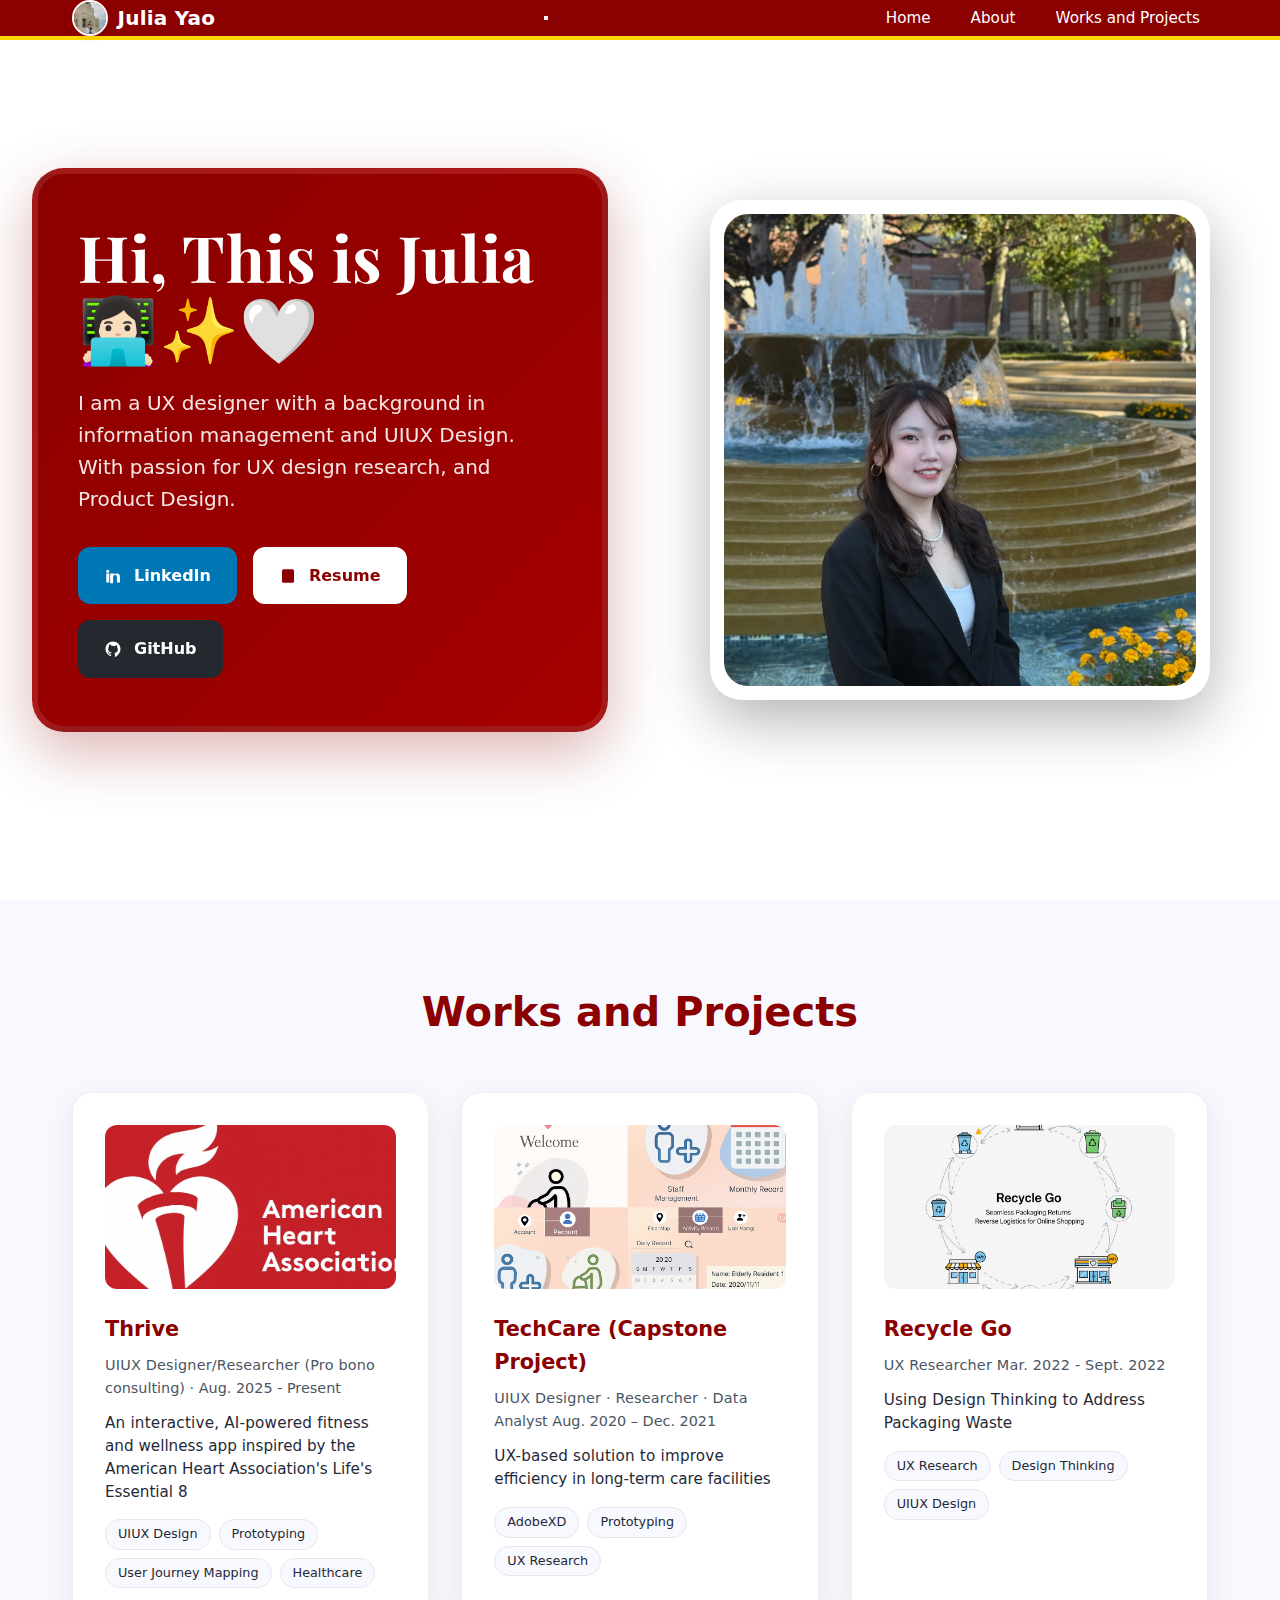
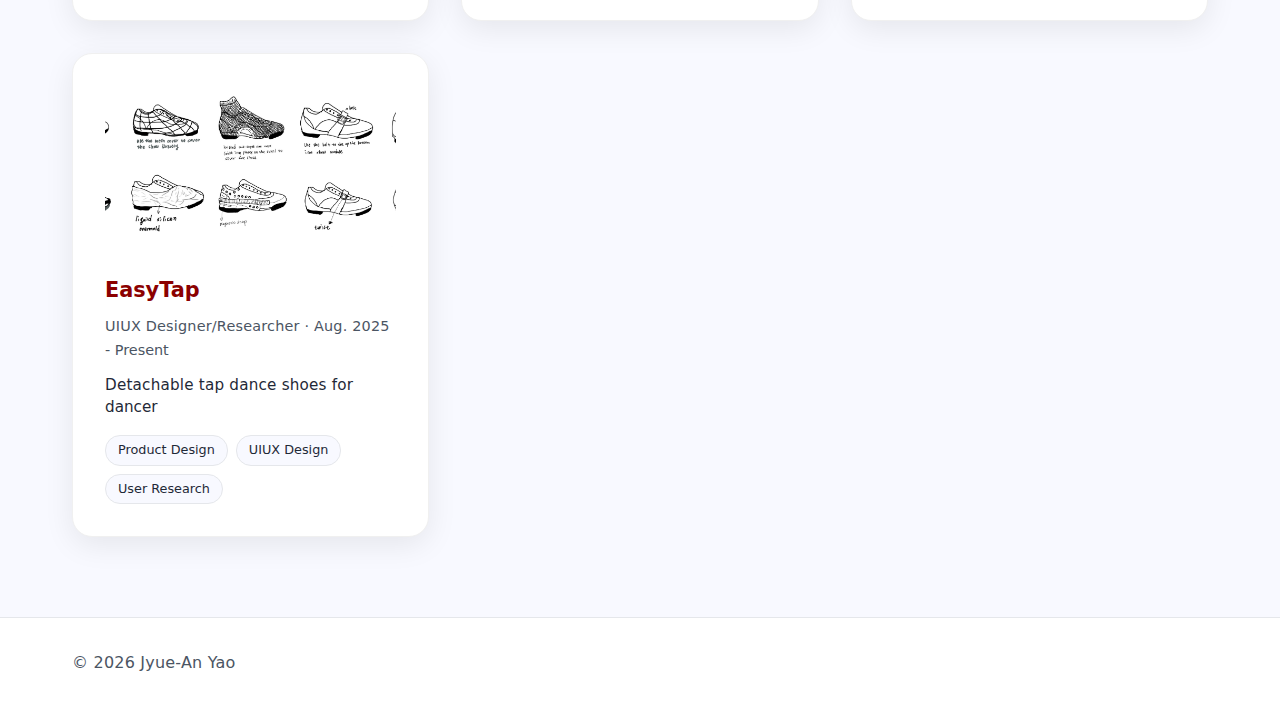
<file: index.html>
<!doctype html>
<html lang="en">

<head>
  <meta charset="utf-8">
  <meta name="viewport" content="width=device-width,initial-scale=1">
  <title>Jyue-An (Julia) Yao — Portfolio</title>
  <meta name="description" content="Responsive homepage with Flexbox layout linking to Projects.">
  <link rel="stylesheet" href="styles/style.css">
  <link rel="stylesheet" href="styles/animation.css">
  <link rel="preconnect" href="https://fonts.googleapis.com">
  <link rel="preconnect" href="https://fonts.gstatic.com" crossorigin>
  <link
    href="https://fonts.googleapis.com/css2?family=Inter:wght@400;600;800&family=Playfair+Display:wght@600;700&display=swap"
    rel="stylesheet">

  <style>
    :root {
      --bg: #ffffff;
      --ink: #1f2937;
      --ink-2: #4b5563;
      --ink-3: #6b7280;
      --cardinal: #8B0000;
      --gold: #FFD700;
      --brand: linear-gradient(90deg, #8B0000, #FFD700);
      --r1:14px; 
      --r2:22px; 
      --shadow-lg: 0 18px 40px rgba(17, 24, 39, .12);
      --s1:.5rem; 
      --s2:.75rem; 
      --s3:1rem; 
      --s4:1.5rem; 
      --s5:2rem; 
      --s6:3rem;
      --card-w: min(980px, 92vw);
      --speed: .35s;
    }

    html, body {
      height:100%;
      margin: 0;
      padding: 0;
    }

    body {
      background:var(--bg); 
      font-family: -apple-system, BlinkMacSystemFont, "Segoe UI", system-ui, sans-serif;
      color:var(--ink); 
      line-height:1.6
    }

    /* Hero Section Styles */
    .hero {
      background: white;
      min-height: 100vh;
      display: flex;
      align-items: center;
      padding: 0;
      position: relative;
    }

    .hero-container {
      max-width: 1400px;
      margin: 0 auto;
      padding: 0 2rem;
      width: 100%;
      display: grid;
      grid-template-columns: 1fr 1fr;
      gap: 4rem;
      align-items: center;
    }

    .hero-left {
      background: linear-gradient(135deg, #8B0000 0%, #A50000 100%);
      color: white;
      z-index: 2;
      padding: 3rem 2.5rem;
      border-radius: 32px;
      box-shadow: 0 20px 60px rgba(139, 0, 0, 0.3);
      border: 6px solid rgba(255, 255, 255, 0.1);
      backdrop-filter: blur(10px);
    }

    .hero-left h1 {
      font-size: clamp(2.5rem, 5vw, 4rem);
      font-weight: 700;
      margin: 0 0 1.5rem 0;
      line-height: 1.1;
      color: white;
    }

    .hero-left .subtitle {
      font-size: 1.25rem;
      line-height: 1.6;
      margin: 0 0 2rem 0;
      color: rgba(255, 255, 255, 0.9);
      max-width: 600px;
    }

    .hero-actions {
      display: flex;
      flex-wrap: wrap;
      gap: 1rem;
      margin-top: 2rem;
    }

    .btn {
      display: inline-flex;
      align-items: center;
      gap: 0.75rem;
      padding: 0.875rem 1.5rem;
      border-radius: 12px;
      border: 2px solid transparent;
      text-decoration: none;
      transition: all 0.3s ease;
      font-weight: 600;
    }

    .btn:hover {
      transform: translateY(-2px);
      box-shadow: 0 8px 25px rgba(0, 0, 0, 0.2);
    }

    /* LinkedIn Button - Blue */
    .btn.linkedin {
      background: #0077b5;
      color: white;
    }

    .btn.linkedin:hover {
      background: #005885;
    }

    /* Resume Button - White background */
    .btn.resume {
      background: white;
      color: #8B0000;
      border: 2px solid white;
    }

    .btn.resume:hover {
      background: #f8f8f8;
      color: #A50000;
      border-color: #f8f8f8;
    }

    /* GitHub Button - Dark Gray */
    .btn.github {
      background: #24292f;
      color: white;
    }

    .btn.github:hover {
      background: #1a1e22;
    }

    .hero-right {
      display: flex;
      justify-content: center;
      align-items: center;
      position: relative;
    }

    .hero-image {
      width: 100%;
      max-width: 500px;
      aspect-ratio: 1;
      border-radius: 32px;
      overflow: hidden;
      box-shadow: 0 20px 60px rgba(0, 0, 0, 0.3);
      border: 6px solid rgba(255, 255, 255, 0.2);
      background: rgba(255, 255, 255, 0.1);
      padding: 8px;
      backdrop-filter: blur(10px);
    }

    .hero-image img {
      width: 100%;
      height: 100%;
      object-fit: cover;
      border-radius: 24px;
    }

    /* Projects Section */
    .home-projects {
      padding: 5rem 0;
      background: #f8f9ff;
    }

    .container {
      max-width: 1200px;
      margin: 0 auto;
      padding: 0 2rem;
    }

    .section__title {
      text-align: center;
      margin-bottom: 3rem;
      font-size: 2.5rem;
      color: var(--cardinal);
    }

    .projects-grid {
      display: grid;
      grid-template-columns: repeat(auto-fit, minmax(350px, 1fr));
      gap: 2rem;
    }

    .project-card {
      background: white;
      border-radius: 20px;
      padding: 2rem;
      box-shadow: 0 8px 30px rgba(0,0,0,.08);
      border: 1px solid #f0f0f0;
      transition: transform 0.2s ease, box-shadow 0.2s ease;
      text-decoration: none;
      color: inherit;
    }

    .project-card:hover {
      transform: translateY(-4px);
      box-shadow: 0 15px 40px rgba(0,0,0,.12);
    }

    .project-image {
      aspect-ratio: 16/9;
      overflow: hidden;
      border-radius: 12px;
      margin-bottom: 1.5rem;
    }

    .project-image img {
      width: 100%;
      height: 100%;
      object-fit: cover;
    }

    .project-title {
      color: var(--cardinal);
      margin-bottom: 0.5rem;
      font-size: 1.3rem;
    }

    .project-meta {
      color: var(--ink-2);
      font-size: 0.9rem;
      margin-bottom: 0.75rem;
    }

    .project-description {
      color: var(--ink);
      font-size: 0.95rem;
      margin-bottom: 1rem;
      line-height: 1.5;
    }

    .project-tags {
      display: flex;
      flex-wrap: wrap;
      gap: 0.5rem;
    }

    .project-tag {
      background: #f8f9ff;
      border: 1px solid #e5e7eb;
      padding: 0.25rem 0.75rem;
      border-radius: 15px;
      font-size: 0.8rem;
      color: var(--ink);
    }

    footer {
      padding: 2rem 0;
      color: var(--ink-3);
      text-align: center;
      background: white;
    }

    /* Responsive Design */
    @media (max-width: 768px) {
      .hero-container {
        grid-template-columns: 1fr;
        gap: 2rem;
        text-align: center;
      }
      
      .hero-right {
        order: -1; /* 讓照片在文字上面 */
      }
      
      .hero-left {
        order: 1;
        /* 手機版時保持紅色背景但調整樣式 */
        padding: 2rem 1.5rem;
        margin: 0 1rem;
      }
      
      .hero-left h1 {
        font-size: 2.5rem;
      }
      
      .hero-actions {
        justify-content: center;
      }
      
      .projects-grid {
        grid-template-columns: 1fr;
      }
    }
  </style>


  </style>
</head>

<body>
  <header class="header"></header>
  <script src="components/navbar.js"></script>

  <section class="hero">
    <div class="hero-container">
      <div class="hero-left">
        <h1>Hi, This is Julia👩🏻‍💻✨🤍</h1>
        <div class="subtitle">
          I am a UX designer with a background in information management and UIUX Design. With passion for UX design research, and Product Design.
        </div>
        <div class="hero-actions">
          <a class="btn linkedin" href="https://www.linkedin.com/in/juliayao333/" target="_blank" rel="noopener noreferrer">
            <svg width="18" height="18" viewBox="0 0 24 24" fill="currentColor" xmlns="http://www.w3.org/2000/svg">
              <path d="M4.98 3.5a2.25 2.25 0 11.001 4.5A2.25 2.25 0 014.98 3.5zM3 8.75h4v12H3v-12zM9.75 8.75H14v1.6c.6-1 2.05-1.6 3.35-1.6 3.2 0 3.9 2 3.9 4.6v7.4h-4v-6.55c0-1.56-.03-3.57-2.35-3.57-2.35 0-2.71 1.84-2.71 3.45V21.75h-4v-13z"/>
            </svg>
            LinkedIn
          </a>
          <a class="btn resume" href="https://drive.google.com/file/d/1vvs_OoR8fpft6eY72Xvasdgzdr9kumvl/view?usp=drive_link" target="_blank" rel="noopener noreferrer">
            <svg width="18" height="18" viewBox="0 0 24 24" fill="currentColor" xmlns="http://www.w3.org/2000/svg">
              <rect x="4" y="3" width="16" height="18" rx="2" />
              <circle cx="12" cy="9" r="2" />
              <path d="M8 15h8v1H8zM8 17h8v1H8z" />
            </svg>
            Resume
          </a>
          <a class="btn github" href="https://github.com/jyueanyao" target="_blank" rel="noopener noreferrer">
            <svg width="18" height="18" viewBox="0 0 24 24" fill="currentColor" xmlns="http://www.w3.org/2000/svg">
              <path fill-rule="evenodd" clip-rule="evenodd" d="M12 2C6.477 2 2 6.484 2 12.021c0 4.428 2.865 8.184 6.839 9.525.5.092.682-.217.682-.483 0-.237-.009-.868-.014-1.703-2.782.605-3.369-1.342-3.369-1.342-.454-1.155-1.11-1.463-1.11-1.463-.908-.62.069-.608.069-.608 1.004.07 1.532 1.032 1.532 1.032.892 1.53 2.341 1.088 2.91.832.091-.647.35-1.088.636-1.339-2.221-.253-4.555-1.113-4.555-4.951 0-1.093.39-1.988 1.029-2.688-.103-.254-.446-1.272.098-2.65 0 0 .84-.27 2.75 1.025A9.564 9.564 0 0 1 12 7.844c.85.004 1.705.115 2.504.338 1.909-1.295 2.747-1.025 2.747-1.025.546 1.378.202 2.396.1 2.65.64.7 1.028 1.595 1.028 2.688 0 3.847-2.337 4.695-4.566 4.944.359.309.678.92.678 1.855 0 1.339-.012 2.421-.012 2.751 0 .268.18.579.688.481C19.138 20.2 22 16.447 22 12.021 22 6.484 17.523 2 12 2z"/>
            </svg>
            GitHub
          </a>
        </div>
      </div>
      <div class="hero-right">
        <div class="hero-image">
          <img src="img/foutain.jpeg" alt="Julia Yao">
        </div>
      </div>
    </div>
  </section>

  <section class="home-projects">
    <div class="container">
      <h1 class="section__title">Works and Projects</h1>
      <div class="projects-grid">
        
        <!-- Thrive -->
        <a href="thrive.html" class="project-card">
          <div class="project-image">
            <img src="img/AHA/AHA red.png" alt="Thrive app mockup">
          </div>
          <h3 class="project-title">Thrive</h3>
          <p class="project-meta">UIUX Designer/Researcher (Pro bono consulting) · Aug. 2025 - Present</p>
          <p class="project-description">An interactive, AI-powered fitness and wellness app inspired by the American Heart Association's Life's Essential 8</p>
          <div class="project-tags">
            <span class="project-tag">UIUX Design</span>
            <span class="project-tag">Prototyping</span>
            <span class="project-tag">User Journey Mapping</span>
            <span class="project-tag">Healthcare</span>
          </div>
        </a>

        <!-- TechCare -->
        <a href="techcare.html" class="project-card">
          <div class="project-image">
            <img src="img/Techcare/combine.PNG" alt="TechCare cover">
          </div>
          <h3 class="project-title">TechCare (Capstone Project)</h3>
          <p class="project-meta">UIUX Designer · Researcher · Data Analyst Aug. 2020 – Dec. 2021</p>
          <p class="project-description">UX-based solution to improve efficiency in long-term care facilities</p>
          <div class="project-tags">
            <span class="project-tag">AdobeXD</span>
            <span class="project-tag">Prototyping</span>
            <span class="project-tag">UX Research</span>
          </div>
        </a>

        <!-- Recycle Go -->
        <a href="recycle.html" class="project-card">
          <div class="project-image">
            <img src="img/Recycle.png" alt="Recycle Go cover">
          </div>
          <h3 class="project-title">Recycle Go</h3>
          <p class="project-meta">UX Researcher Mar. 2022 - Sept. 2022</p>
          <p class="project-description">Using Design Thinking to Address Packaging Waste</p>
          <div class="project-tags">
            <span class="project-tag">UX Research</span>
            <span class="project-tag">Design Thinking</span>
            <span class="project-tag">UIUX Design</span>
          </div>
        </a>

        <!-- EasyTap -->
        <a href="easytap.html" class="project-card">
          <div class="project-image">
            <img src="img/EasyTap/EasyTap.png" alt="EasyTap app mockup">
          </div>
          <h3 class="project-title">EasyTap</h3>
          <p class="project-meta">UIUX Designer/Researcher · Aug. 2025 - Present</p>
          <p class="project-description">Detachable tap dance shoes for dancer</p>
          <div class="project-tags">
            <span class="project-tag">Product Design</span>
            <span class="project-tag">UIUX Design</span>
            <span class="project-tag">User Research</span>
          </div>
        </a>

      </div>
    </div>
  </section>

  <footer class="footer">
    <div class="container footer__row" id="contact">
      <p>© <span id="year"></span> Jyue-An Yao</p>
      <!-- <p><a href="projects.html">Projects</a> · <a href="#about">About</a></p> -->
    </div>
  </footer>

  <script>document.getElementById('year').textContent = new Date().getFullYear();</script>
  <script>
    (function () {
      var btn = document.querySelector('.nav-toggle');
      if (!btn) return;
      btn.addEventListener('click', function () {
        var open = document.body.classList.toggle('nav-open');
        btn.setAttribute('aria-expanded', open);
      });
    })();
  </script>
</body>

</html>
</file>
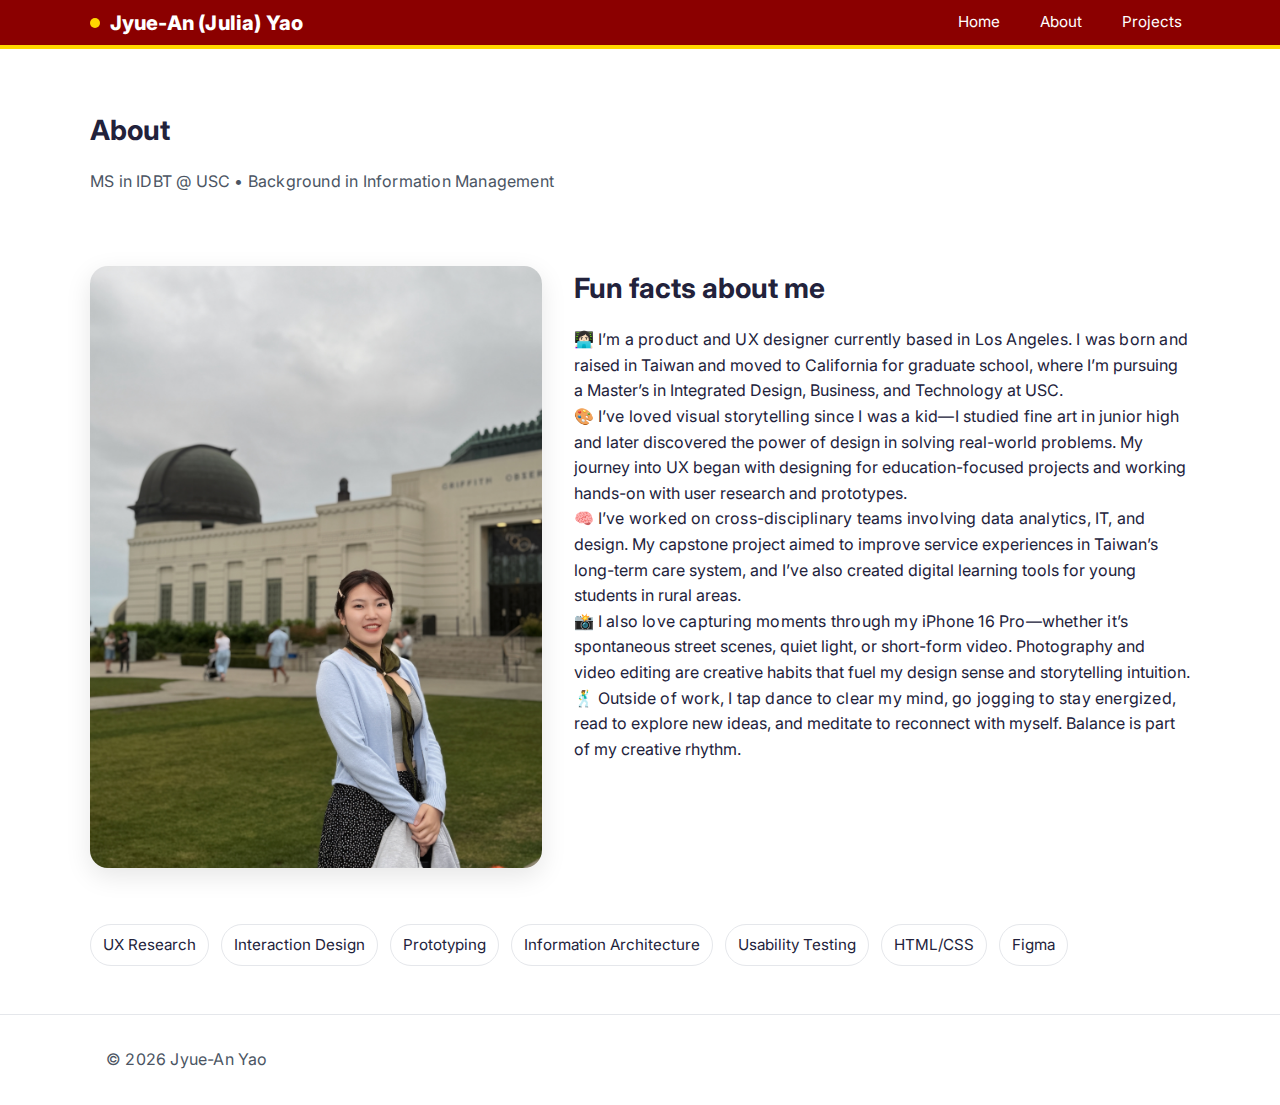
<file: about.html>
<!doctype html>
<html lang="en">
<head>
  <meta charset="utf-8">
  <meta name="viewport" content="width=device-width,initial-scale=1">
  <title>About — Jyue-An (Julia) Yao</title>
  <link rel="stylesheet" href="styles/style.css">
</head>
<body>

<header class="header">
    <div class="container nav">
      <a href="index.html" class="brand"><span class="brand__dot" aria-hidden="true"></span> Jyue-An (Julia) Yao</a>
      <nav class="nav__links" aria-label="Main navigation">
        <!-- Navigation bar -->
        <a href="index.html">Home</a>
        <a href="about.html">About</a>
        <a href="projects.html">Projects</a>
      </nav>
     
    </div>
  </header>
 
 <section class="section container" id="about">
    <h2 class="section__title">About</h2>
    <p class="section__subtitle">MS in IDBT @ USC • Background in Information Management</p>
 <section class="section container" id="about">
  <div class="about-grid" style="display:flex; flex-wrap:wrap; gap:2rem; align-items:flex-start;">
    
    <!-- 左側圖片 -->
    <div class="about__image" style="flex:1 1 40%; min-width:280px;">
      <img src="img/griffithlawn.JPG" alt="Photo of Jyue-An at Hollywood sign" style="width:100%; border-radius:18px; box-shadow:0 8px 26px rgba(0,0,0,.1);">
    </div>
    
    <!-- 右側文字 -->
    <div class="about__text" style="flex:1 1 55%; min-width:300px;">
      <h2 class="section__title">Fun facts about me</h2>
      
      <p>👩🏻‍💻 I’m a product and UX designer currently based in Los Angeles. I was born and raised in Taiwan and moved to California for graduate school, where I’m pursuing a Master’s in Integrated Design, Business, and Technology at USC.</p>
      
      <p>🎨 I’ve loved visual storytelling since I was a kid—I studied fine art in junior high and later discovered the power of design in solving real-world problems. My journey into UX began with designing for education-focused projects and working hands-on with user research and prototypes.</p>
      
      <p>🧠 I’ve worked on cross-disciplinary teams involving data analytics, IT, and design. My capstone project aimed to improve service experiences in Taiwan’s long-term care system, and I’ve also created digital learning tools for young students in rural areas.</p>
      
      <p>📸 I also love capturing moments through my iPhone 16 Pro—whether it’s spontaneous street scenes, quiet light, or short-form video. Photography and video editing are creative habits that fuel my design sense and storytelling intuition.</p>
            
      <p>🕺 Outside of work, I tap dance to clear my mind, go jogging to stay energized, read to explore new ideas, and meditate to reconnect with myself. Balance is part of my creative rhythm.</p>
    </div>
  </div>
</section>

    <div class="skills">
      <span class="pill">UX Research</span>
      <span class="pill">Interaction Design</span>
      <span class="pill">Prototyping</span>
      <span class="pill">Information Architecture</span>
      <span class="pill">Usability Testing</span>
      <span class="pill">HTML/CSS</span>
      <span class="pill">Figma</span>
    </div>
  </section>

   <footer class="footer">
    <div class="container footer__row" id="contact">
      <p>© <span id="year"></span> Jyue-An Yao</p>
      <!-- <p><a href="projects.html">Projects</a> · <a href="#about">About</a></p> -->
    </div>
  </footer>

  <script>document.getElementById('year').textContent = new Date().getFullYear();</script>
</body>
</html>
</file>
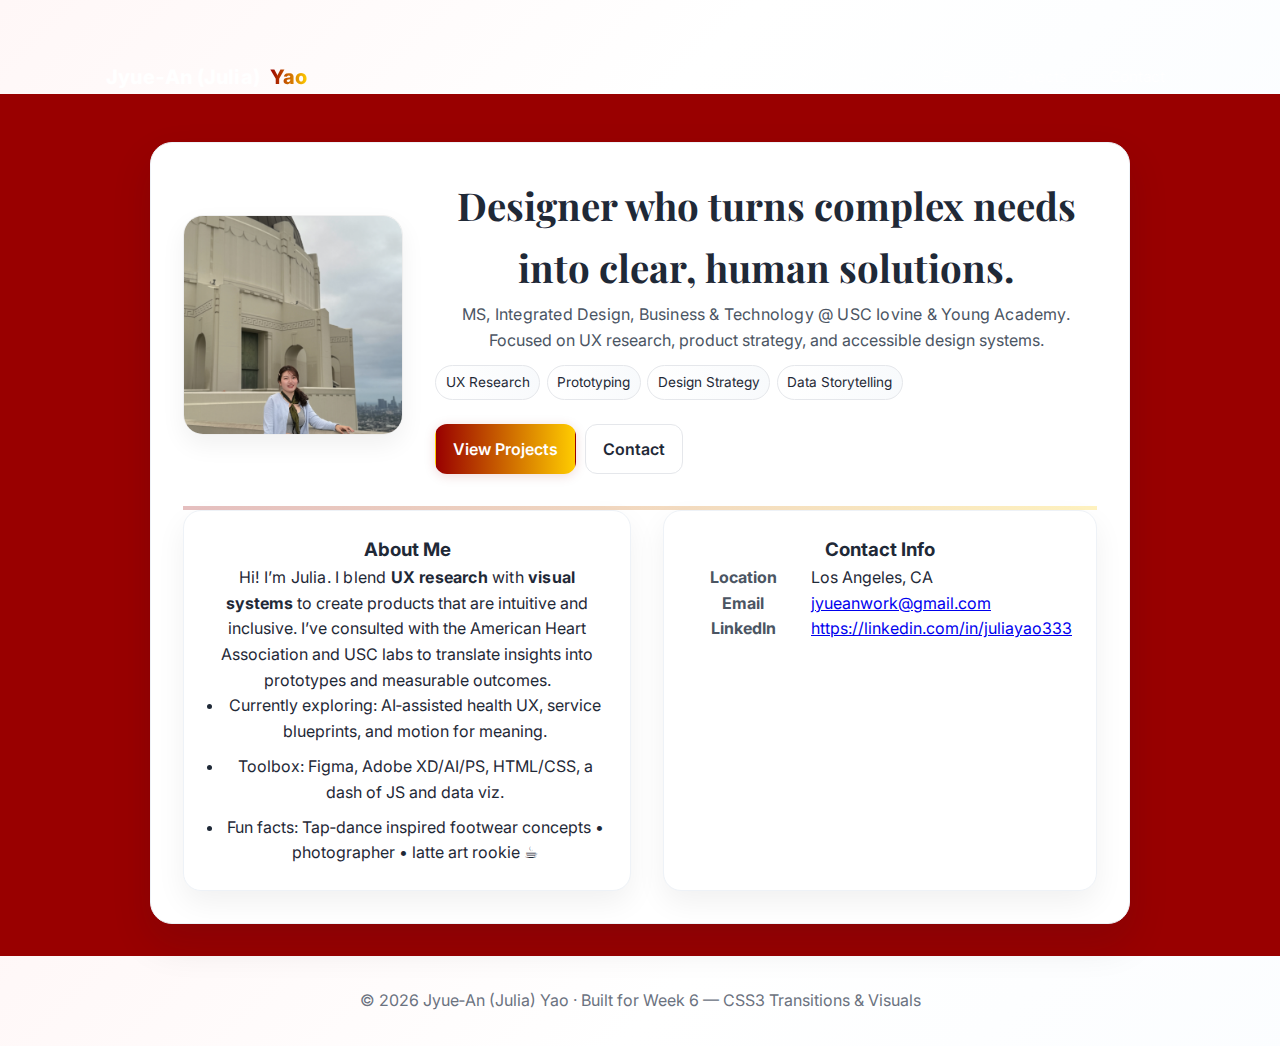
<file: bio.html>
<!doctype html>
<html lang="en">
<head>
  <meta charset="utf-8" />
  <meta name="viewport" content="width=device-width, initial-scale=1" />
  <title>Julia Yao — Interactive Bio</title>
  <meta name="description" content="Interactive bio page with CSS3 transitions, gradients, shadows, and embedded fonts." />

  <link rel="preconnect" href="https://fonts.googleapis.com">
  <link rel="preconnect" href="https://fonts.gstatic.com" crossorigin>
  <link href="https://fonts.googleapis.com/css2?family=Inter:wght@400;600;800&family=Playfair+Display:wght@600;700&display=swap" rel="stylesheet">

  <link rel="stylesheet" href="styles/style.css" />

  <style>
    :root{
      --bg: linear-gradient(135deg,#fff7f7 0%, #fff 35%, #f7fbff 100%);
      --ink:#1f2937; --ink-2:#4b5563; --ink-3:#6b7280;
      --cardinal:#990000; --gold:#ffcc00;
      --brand:linear-gradient(90deg, #990000, #ffcc00);
      --r1:14px; --r2:22px; --shadow-lg: 0 18px 40px rgba(17, 24, 39, .12);
      --s1:.5rem; --s2:.75rem; --s3:1rem; --s4:1.5rem; --s5:2rem; --s6:3rem;
      --card-w: min(980px, 92vw);
      --speed: .35s;
    }

    html,body{height:100%}
    body{margin:0;background:var(--bg);font-family:Inter, system-ui, -apple-system, Segoe UI, Roboto, Helvetica, Arial, sans-serif;color:var(--ink);line-height:1.6}

    .site{max-width:1100px;margin:0 auto;padding:0 var(--s3)}
    header{display:flex;justify-content:space-between;align-items:center;padding:var(--s4) 0}
    .brand{font-weight:800;letter-spacing:.2px}
    .brand__accent{background:var(--brand);-webkit-background-clip:text;background-clip:text;color:transparent}

    nav a{padding:.4rem .8rem;border-radius:999px;text-decoration:none;color:var(--ink-2);border:1px solid transparent;transition:all var(--speed) ease}
    nav a:hover{color:var(--ink);border-color:#e5e7eb;box-shadow:0 6px 18px rgba(0,0,0,.06)}
    nav a:active{transform:translateY(1px)}

    .hero{display:grid;place-items:center;padding:var(--s6) 0 var(--s5)}
    .card{width:var(--card-w);background:#fff;border:1px solid #eef2f7;border-radius:var(--r2);box-shadow:var(--shadow-lg);overflow:hidden}
    .card__top{display:grid;grid-template-columns: 220px 1fr;gap:var(--s5);padding:var(--s5);align-items:center}
    .avatar{aspect-ratio:1/1;border-radius:20px;overflow:hidden;border:1px solid #eee;box-shadow:0 10px 24px rgba(0,0,0,.06);transform:translateY(0);transition:transform var(--speed) ease, box-shadow var(--speed) ease}
    .avatar img{width:100%;height:100%;object-fit:cover}
    .avatar:hover{transform:translateY(-4px);box-shadow:0 14px 30px rgba(0,0,0,.12)}

    .title{font-family:"Playfair Display", serif;font-weight:700;font-size:clamp(1.6rem, 3.2vw, 2.4rem);margin:0}
    .subtitle{color:var(--ink-2);margin:.25rem 0 0}

    .tags{display:flex;flex-wrap:wrap;gap:.4rem;margin-top:.75rem}
    .tag{font-size:.85rem;padding:.35rem .6rem;border-radius:999px;background:linear-gradient(90deg,#fff,#f8fafc);border:1px solid #e5e7eb}

    .cta{display:flex;flex-wrap:wrap;gap:.6rem;margin-top:var(--s4)}
    .btn{display:inline-flex;align-items:center;gap:.5rem;padding:.7rem 1.05rem;border-radius:12px;border:1px solid #e5e7eb;background:#fff;color:var(--ink);text-decoration:none;transition:transform var(--speed) ease, box-shadow var(--speed) ease, background var(--speed) ease}
    .btn:hover{transform:translateY(-2px);box-shadow:0 10px 24px rgba(0,0,0,.12)}
    .btn:active{transform:translateY(1px)}
    .btn--primary{background:var(--brand);color:#fff;border-color:transparent;position:relative;overflow:hidden}
    .btn--primary::after{content:"";position:absolute;inset:-40%;background:radial-gradient(circle at 30% 30%, rgba(255,255,255,.25), transparent 45%);transform:translateX(-30%) translateY(-30%) scale(.6);transition:transform .35s ease, opacity .35s ease;opacity:0}
    .btn--primary:hover::after{transform:translateX(0) translateY(0) scale(1);opacity:1}

    a:focus-visible, button:focus-visible, .btn:focus-visible {
      outline: 3px solid #2563eb; outline-offset: 3px; border-radius: 12px;
    }

    .grid{display:grid;grid-template-columns:1.2fr .8fr;gap:var(--s5);padding:0 var(--s5) var(--s5)}
    .panel{background:#fff;border:1px solid #eef2f7;border-radius:18px;padding:var(--s4);box-shadow:0 12px 30px rgba(0,0,0,.06)}
    .panel h3{margin-top:0}

    .list{display:grid;gap:.6rem;margin:0;padding-left:1rem}
    .kv{display:flex;gap:.8rem;align-items:center}
    .kv b{min-width:110px;color:var(--ink-2)}

    .divider{height:4px;background:var(--brand);opacity:.25;margin:0 var(--s5)}

    footer{padding:var(--s5) 0;color:var(--ink-3);text-align:center}

    @media (prefers-reduced-motion: reduce){
      *{transition:none !important;animation:none !important}
    }

    @media (max-width: 900px){
      .card__top{grid-template-columns:1fr}
      .grid{grid-template-columns:1fr}
    }
  </style>
</head>
<body>
  <header class="site">
    <div class="brand">Jyue‑An (Julia) <span class="brand__accent">Yao</span></div>
     <nav class="nav__links" aria-label="Main navigation">
        <!-- Navigation bar -->
        <a href="index.html">Home</a>
        <a href="about.html">About</a>
        <a href="bio.html">Bio</a>
        <a href="projects.html">Projects</a>
       <a href="contact.html">Contact</a> 
      
      </nav>
  </header>

  <main>
    <section class="hero" id="bio">
      <article class="card" aria-labelledby="bioTitle">
        <div class="card__top">
          <figure class="avatar">
            <img src="img/griffith.JPG" alt="Portrait of Julia Yao at USC" />
          </figure>
          <div>
            <h1 class="title" id="bioTitle">Designer who turns complex needs into clear, human solutions.</h1>
            <p class="subtitle">MS, Integrated Design, Business & Technology @ USC Iovine & Young Academy. Focused on UX research, product strategy, and accessible design systems.</p>
            <div class="tags">
              <span class="tag">UX Research</span>
              <span class="tag">Prototyping</span>
              <span class="tag">Design Strategy</span>
              <span class="tag">Data Storytelling</span>
            </div>
            <div class="cta">
              <a class="btn btn--primary" href="projects.html">View Projects</a>
              <a class="btn" href="contact.html">Contact</a>
            </div>
          </div>
        </div>
        <div class="divider" role="presentation"></div>
        <div class="grid">
          <section class="panel" aria-labelledby="aboutMe">
            <h3 id="aboutMe">About Me</h3>
            <p>Hi! I’m Julia. I blend <strong>UX research</strong> with <strong>visual systems</strong> to create products that are intuitive and inclusive. I’ve consulted with the American Heart Association and USC labs to translate insights into prototypes and measurable outcomes.</p>
            <ul class="list">
              <li>Currently exploring: AI‑assisted health UX, service blueprints, and motion for meaning.</li>
              <li>Toolbox: Figma, Adobe XD/AI/PS, HTML/CSS, a dash of JS and data viz.</li>
              <li>Fun facts: Tap‑dance inspired footwear concepts • photographer • latte art rookie ☕</li>
            </ul>
          </section>

          <aside class="panel" aria-labelledby="quickFacts">
            <h3 id="quickFacts">Contact Info</h3>
            <div class="kv"><b>Location</b><span>Los Angeles, CA</span></div>
            <div class="kv"><b>Email</b><span><a href="mailto:jyueanwork@gmail.com">jyueanwork@gmail.com</a></span></div>
            <div class="kv"><b>LinkedIn</b><span><a href="https://linkedin.com/in/juliayao333">https://linkedin.com/in/juliayao333</a></span></div>
          </aside>
        </div>
      </article>
    </section>
  </main>

  <footer>
    © <span id="year"></span> Jyue‑An (Julia) Yao · Built for Week 6 — CSS3 Transitions & Visuals
  </footer>

  <script>
    document.getElementById('year').textContent = new Date().getFullYear();
  </script>
</body>
</html>
</file>
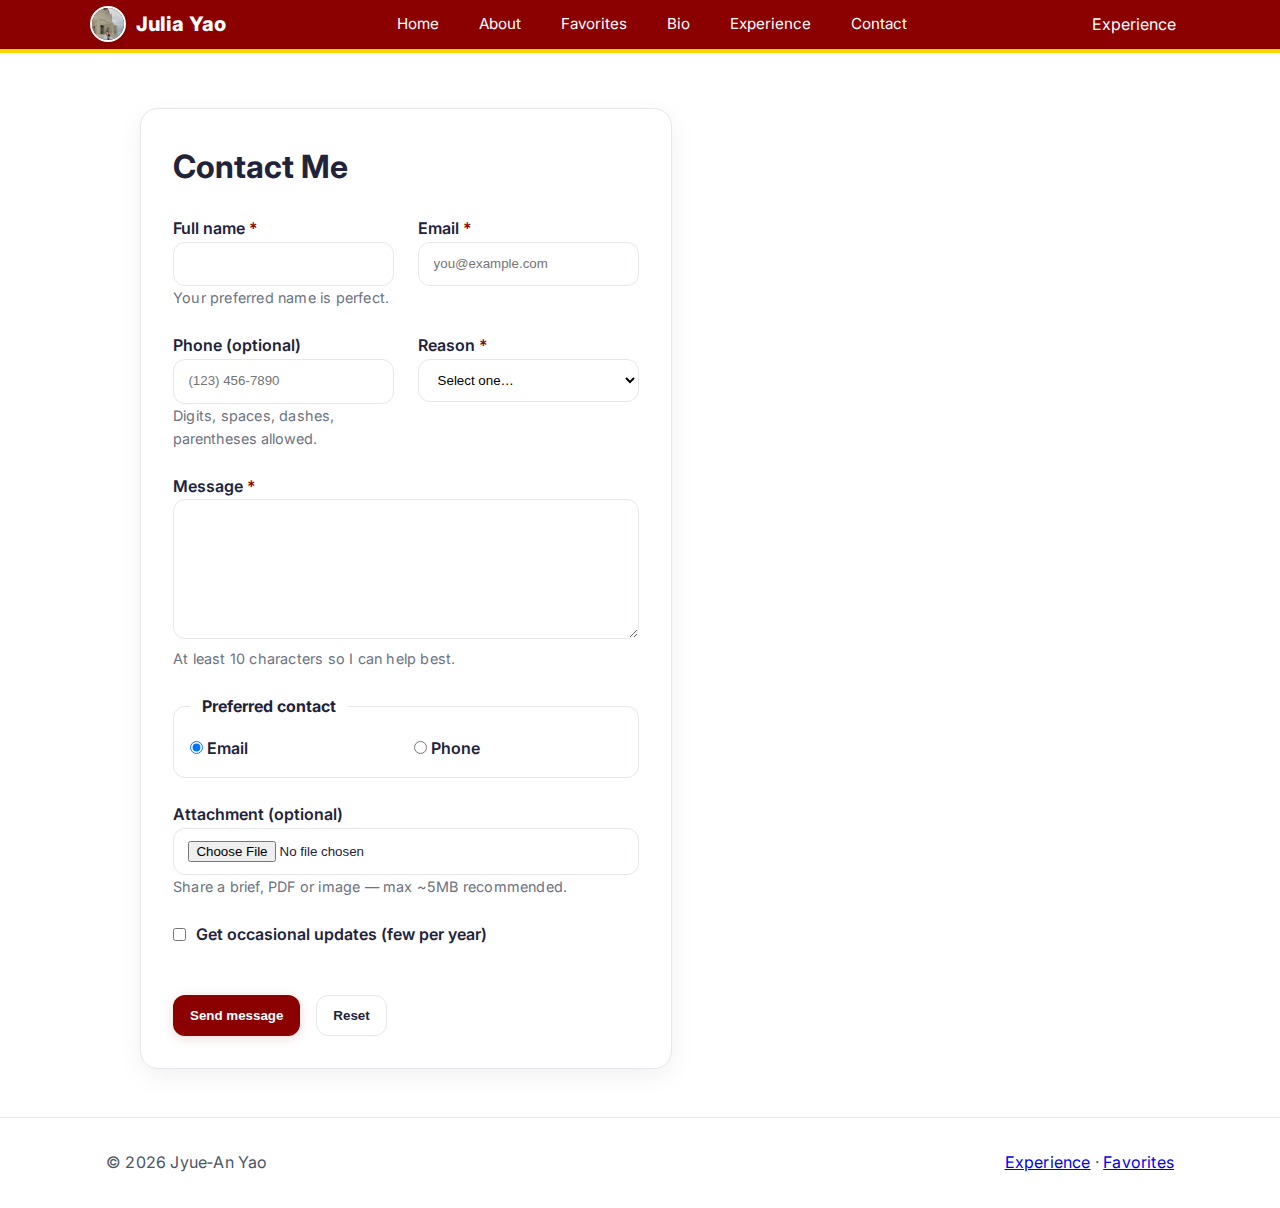
<file: contact.html>
<!DOCTYPE html>
<!--
AI DISCLOSURE: This HTML document was created with assistance from GitHub Copilot AI.
AI was used to help structure the semantic HTML, organize content sections, and enhance
the biographical information based on provided resume details. All personal information,
career history, and achievements are factually accurate and belong to Jake Spurlock.
The professor (Jake Spurlock) provided the content direction, personal details, and
made manual edits to ensure accuracy and completeness.
-->
<html lang="en">
<head>
  <meta charset="utf-8" />
  <meta name="viewport" content="width=device-width, initial-scale=1" />
  <title>Contact — Jyue‑An (Julia) Yao</title>
  <meta name="description" content="Contact form for Julia Yao — UX / Product Designer." />

  <!-- Re‑use your shared site styles -->
  <link rel="stylesheet" href="styles/style.css" />

  <!-- Form‑only styles (scoped)  -->
  <style>
    :root{
      --focus: var(--gold);
      --error:#b42318; /* accessible red */
      --okay:#047857; /* accessible green */
    }
    .main {
  padding: var(--s6) 0;
  display: flex;
  justify-content: center;
}

.form-wrap {
  display: grid;
  grid-template-columns: 1.1fr .9fr;
  gap: var(--s5);
  max-width: 1000px;
  width: 100%;
}

    .form-card{background:var(--white);border:1px solid var(--border);border-radius:var(--r2);padding:var(--s5);box-shadow:0 8px 26px rgba(0,0,0,.06)}
    .form-card h1{font-size:clamp(1.5rem,3vw,2rem);margin-bottom:var(--s3)}

    form{display:grid;gap:var(--s4)}
    .row{display:grid;grid-template-columns:1fr 1fr;gap:var(--s4)}

    label{font-weight:600}
    .hint{color:var(--ink-3);font-size:.9rem}
    .required::after{content:" *";color:var(--cardinal)}

    input[type="text"], input[type="email"], input[type="tel"], input[type="file"],
    select, textarea{
      width:100%;padding:.75rem .9rem;border:1px solid var(--border);border-radius:12px;line-height:1.4;background:#fff
    }
    textarea{min-height:140px;resize:vertical}
    input:focus, select:focus, textarea:focus{outline:3px solid var(--focus);outline-offset:3px}

    fieldset{border:1px solid var(--border);border-radius:12px;padding:var(--s3)}
    legend{padding:0 var(--s2);font-weight:700}

    .actions{display:flex;gap:var(--s3);align-items:center}
    .btn[disabled]{opacity:.6;cursor:not-allowed}

    /* Validation visuals */
    .is-invalid{border-color:var(--error)}
    .errors{color:var(--error);font-size:.95rem}
    .sr-only{position:absolute;width:1px;height:1px;padding:0;margin:-1px;overflow:hidden;clip:rect(0,0,0,0);white-space:nowrap;border:0}

    .sidebar{display:flex;flex-direction:column;gap:var(--s4)}
    .tip{background:#fff;border:1px solid var(--border);border-radius:var(--r1);padding:var(--s4)}
    .tip h3{font-size:1.05rem;margin-bottom:.25rem}
    .success{display:none;margin-top:var(--s3);background:#ecfdf5;border:1px solid #a7f3d0;color:var(--okay);padding:var(--s3);border-radius:12px}

    @media (max-width: 900px){
      .form-wrap{grid-template-columns:1fr}
    }
  </style>
</head>
<body>
  <!-- Site Header (re‑use Week03 nav styles) -->
  <header class="header">
    <div class="container nav">
      <a href="index.html" class="brand"><img src="img/griffith.JPG" alt="Julia Yao" class="nav-avatar"> Julia Yao</a>
       <nav class="nav__links" aria-label="Main navigation">
        <!-- Navigation bar -->
        <a href="index.html">Home</a>
        <a href="index.html#about">About</a>
        <a href="favorite.html">Favorites</a>
        <a href="bio.html">Bio</a>
        <a href="projects.html">Experience</a>
       <a href="contact.html">Contact</a>
      </nav>
      <div class="nav__cta">
        <a href="projects.html">Experience</a>
      </div>
    </div>
  </header>

  <main class="main container" id="main">
    <div class="form-wrap">

      <!-- Contact Form Card -->
      <section class="form-card" aria-labelledby="contactTitle">
        <h1 id="contactTitle">Contact Me</h1>
        <p class="section__subtitle"></p>

        <!-- Accessible live region for form status -->
        <div id="formStatus" class="sr-only" role="status" aria-live="polite"></div>

        <form id="contactForm" novalidate>
          <!-- Honeypot for basic bot filtering -->
          <div aria-hidden="true" style="position:absolute;left:-5000px;">
            <label for="company">Company</label>
            <input type="text" id="company" name="company" tabindex="-1" autocomplete="off" />
          </div>

          <div class="row">
            <div>
              <label for="name" class="required">Full name</label>
              <input id="name" name="name" type="text" inputmode="text" autocomplete="name" required aria-describedby="nameHint" />
              <p id="nameHint" class="hint">Your preferred name is perfect.</p>
            </div>
            <div>
              <label for="email" class="required">Email</label>
              <input id="email" name="email" type="email" autocomplete="email" placeholder="you@example.com" required />
            </div>
          </div>

          <div class="row">
            <div>
              <label for="phone">Phone (optional)</label>
              <input id="phone" name="phone" type="tel" inputmode="tel" placeholder="(123) 456-7890" pattern="^\+?[0-9().\-\s]{7,}$" aria-describedby="phoneHint" />
              <p id="phoneHint" class="hint">Digits, spaces, dashes, parentheses allowed.</p>
            </div>
            <div>
              <label for="reason" class="required">Reason</label>
              <select id="reason" name="reason" required>
                <option value="" disabled selected>Select one…</option>
                <option>Project inquiry</option>
                <option>Collaboration</option>
                <option>Speaking / event</option>
                <option>Other</option>
              </select>
            </div>
          </div>

          <div>
            <label for="message" class="required">Message</label>
            <textarea id="message" name="message" required minlength="10" maxlength="2000" aria-describedby="msgHint"></textarea>
            <p id="msgHint" class="hint">At least 10 characters so I can help best.</p>
          </div>

          <fieldset>
            <legend>Preferred contact</legend>
            <div class="row" style="grid-template-columns:auto auto;align-items:center">
              <label><input type="radio" name="contact_pref" value="email" checked /> Email</label>
              <label><input type="radio" name="contact_pref" value="phone" /> Phone</label>
            </div>
          </fieldset>

          <div>
            <label for="attachment">Attachment (optional)</label>
            <input id="attachment" name="attachment" type="file" accept=".pdf,.png,.jpg,.jpeg" />
            <p class="hint">Share a brief, PDF or image — max ~5MB recommended.</p>
          </div>

          <label class="" style="display:flex;gap:.6rem;align-items:center">
            <input id="newsletter" name="newsletter" type="checkbox" />
            <span>Get occasional updates (few per year)</span>
          </label>

          <div id="errorList" class="errors" aria-live="polite"></div>
          <div class="success" id="success">
            ✅ Thanks! Your message was validated on the client side and would be sent to my inbox on a live backend.
          </div>

          <div class="actions">
            <button class="btn btn--primary" type="submit" id="submitBtn">Send message</button>
            <button class="btn btn--ghost" type="reset">Reset</button>
          </div>
        </form>
      </section>

      </aside>
    </div>
  </main>

  <footer class="footer">
    <div class="container footer__row">
      <p>© <span id="year"></span> Jyue‑An Yao</p>
  <p><a href="projects.html">Experience</a> · <a href="favorite.html">Favorites</a></p>
    </div>
  </footer>

  <script>
    // Set year in footer
    document.getElementById('year').textContent = new Date().getFullYear();

    // Client‑side validation with helpful messages
    const form = document.getElementById('contactForm');
    const errorList = document.getElementById('errorList');
    const status = document.getElementById('formStatus');
    const success = document.getElementById('success');

    // Utility: mark invalid/valid
    function toggleInvalid(el){
      if (!el.checkValidity()) el.classList.add('is-invalid');
      else el.classList.remove('is-invalid');
    }

    // Validate while typing / changing
    form.querySelectorAll('input, select, textarea').forEach(el => {
      el.addEventListener('input', () => toggleInvalid(el));
      el.addEventListener('blur', () => toggleInvalid(el));
    });

    form.addEventListener('submit', (e) => {
      e.preventDefault();

      // Basic honeypot check
      const botField = form.querySelector('#company');
      if (botField && botField.value.trim() !== '') {
        status.textContent = 'Bot detected — submission blocked.';
        errorList.textContent = 'Submission blocked.';
        return;
      }

      // Build an error summary
      const fields = ['name','email','message','reason'];
      const problems = [];
      fields.forEach(id => {
        const el = document.getElementById(id);
        toggleInvalid(el);
        if (!el.checkValidity()) {
          const label = form.querySelector(`label[for="${id}"]`)?.textContent?.replace(' *','') || id;
          problems.push(`${label} is required or invalid.`);
        }
      });

      const phone = document.getElementById('phone');
      if (phone.value && !phone.checkValidity()) {
        problems.push('Phone format looks invalid.');
        phone.classList.add('is-invalid');
      }

      if (problems.length){
        errorList.innerHTML = '<ul>' + problems.map(p=>`<li>${p}</li>`).join('') + '</ul>';
        status.textContent = 'Please fix the form errors.';
        errorList.focus?.();
        return;
      }

      // If valid: show success, reset form (demo only)
      errorList.textContent = '';
      success.style.display = 'block';
      status.textContent = 'Form validated and submitted (demo).';
      form.reset();

      // Move focus to success for a11y
      success.setAttribute('tabindex','-1');
      success.focus();
      setTimeout(()=>success.removeAttribute('tabindex'), 100);
    });
  </script>
</body>
</html>
</file>
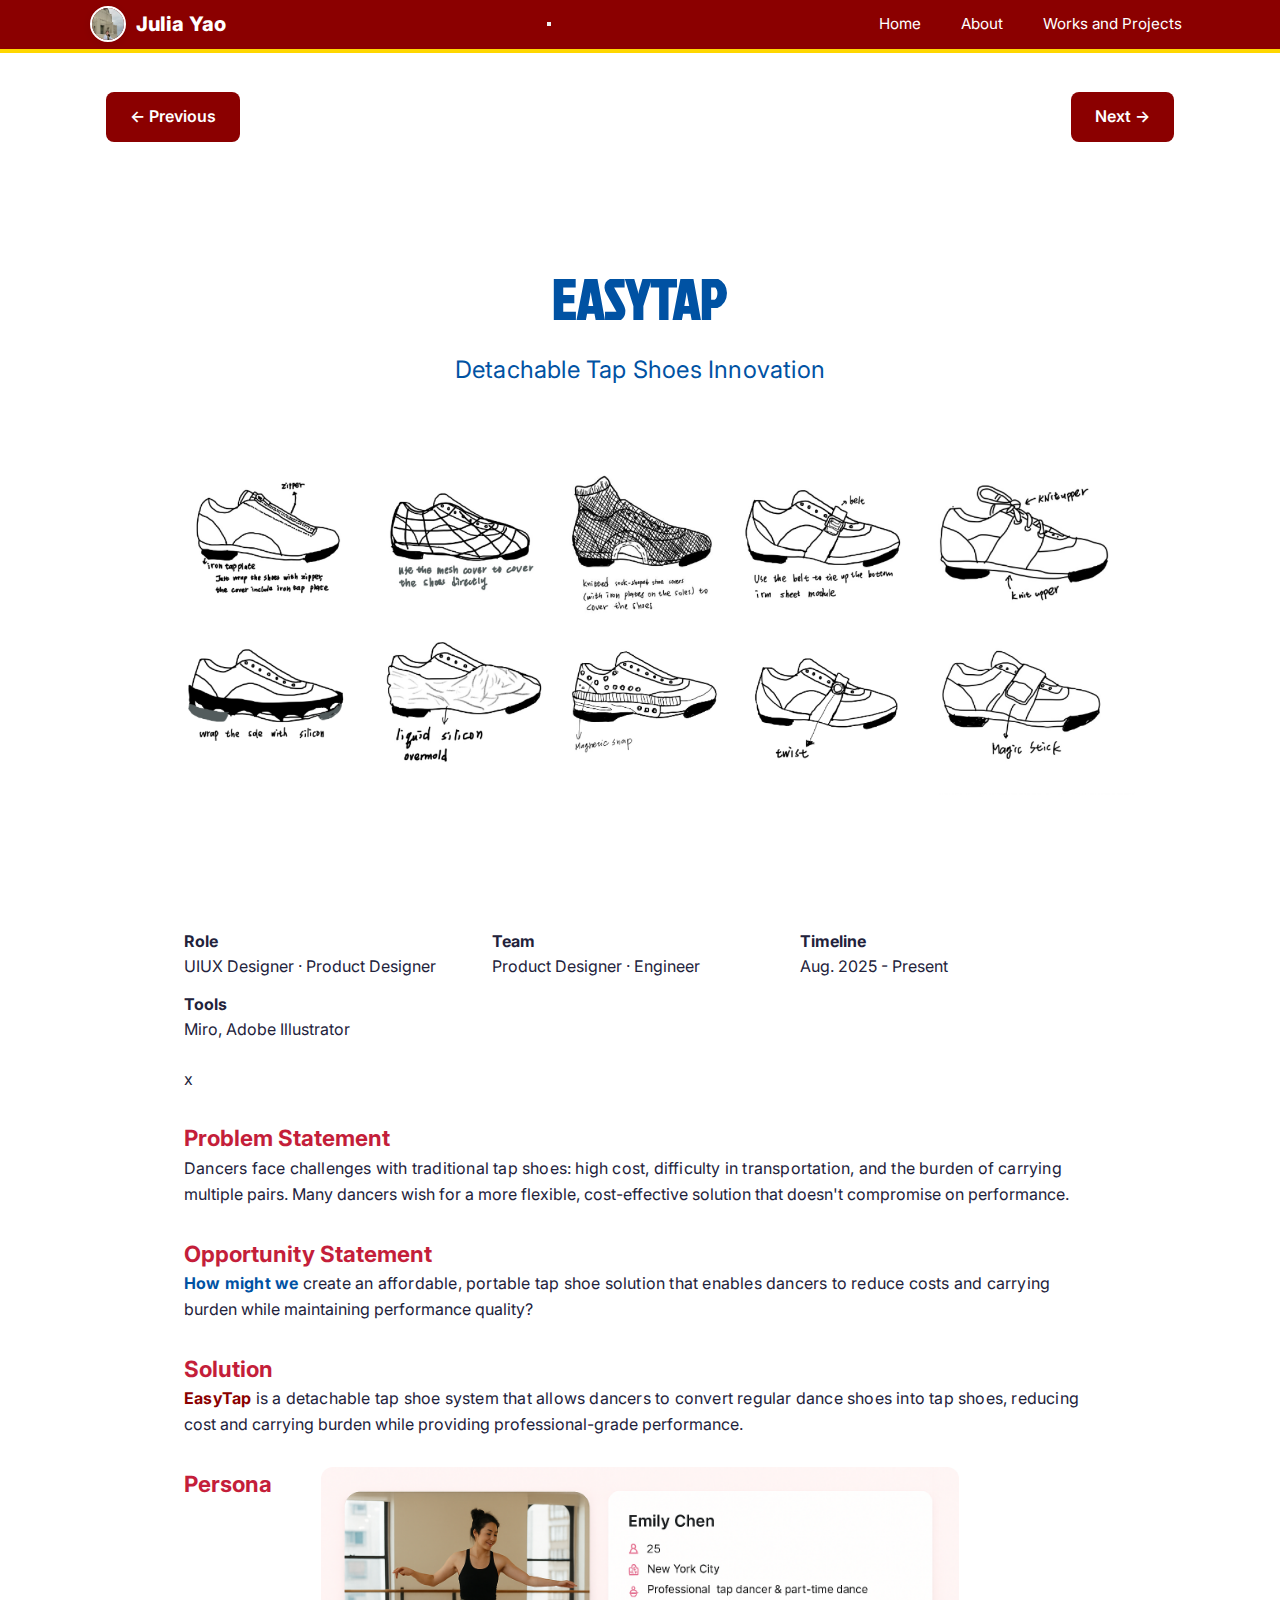
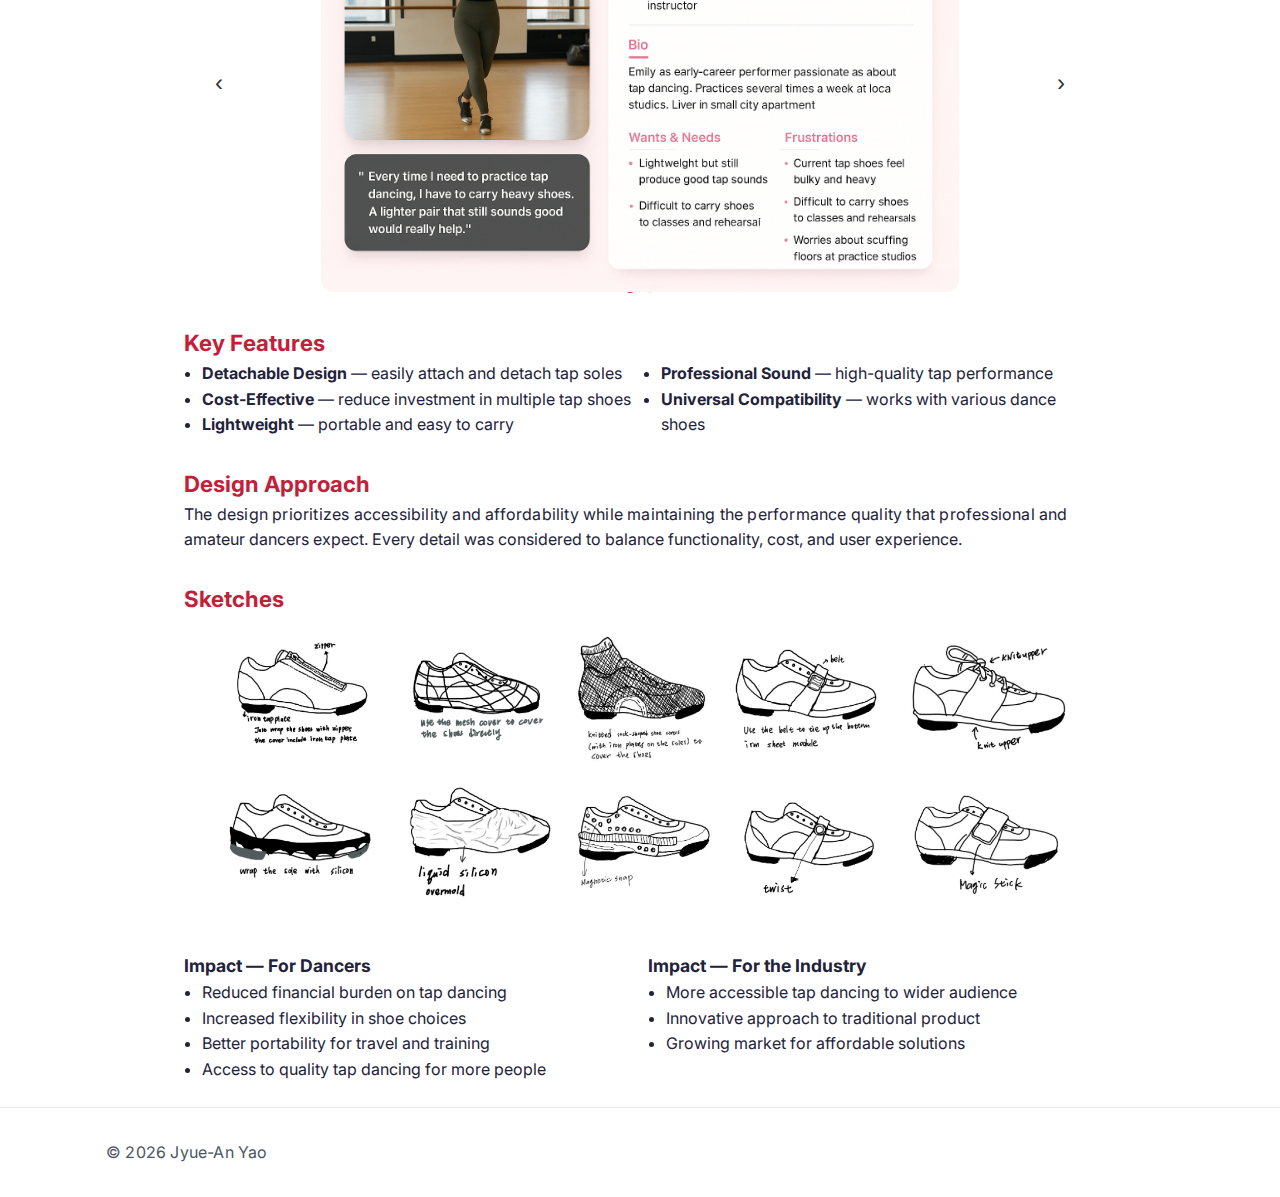
<file: easytap.html>
<!doctype html>
<html lang="en">
<head>
  <meta charset="utf-8">
  <meta name="viewport" content="width=device-width,initial-scale=1">
  <title>EasyTap — Detachable Tap Shoes — Project</title>
  <meta name="description" content="EasyTap — innovative product design for detachable tap shoes.">
  <link rel="stylesheet" href="styles/style.css">
  <link rel="preconnect" href="https://fonts.googleapis.com">
  <link rel="preconnect" href="https://fonts.gstatic.com" crossorigin>
  <link href="https://fonts.googleapis.com/css2?family=Jockey+One&display=swap" rel="stylesheet">
</head>
<body>
  <header class="header"></header>
  <script src="components/navbar.js"></script>

  <main class="container">
    <!-- Project Navigation -->
    <div class="project-nav">
      <a href="thrive.html" class="nav-btn nav-btn--prev">← Previous</a>
      <a href="techcare.html" class="nav-btn nav-btn--next">Next →</a>
    </div>

    <section class="hero-full">
      <div class="hero-right">
        <h2 style="font-size: 3.5rem; font-weight: 900; color: #0052a3; margin: 0; font-family: 'Jockey One', sans-serif;">EASYTAP</h2>
        <p style="font-size: 1.5rem; color: #0052a3; margin: 0.5rem 0 2rem 0; font-family: 'Inter', sans-serif;">Detachable Tap Shoes Innovation</p>
        <div style="margin: 2rem 0;">
          <img src="img/EasyTap/EasyTap.png" alt="EasyTap Product Mockup" style="max-width: 100%; height: auto; border-radius: 12px;">
        </div>
      </div>
    </section>

    <section class="case">

      <div class="meta grid">
        <div><strong>Role</strong><br>UIUX Designer · Product Designer</div>
        <div><strong>Team</strong><br>Product Designer · Engineer</div>
        <div><strong>Timeline</strong><br>Aug. 2025 - Present</div>
        <div><strong>Tools</strong><br>Miro, Adobe Illustrator</div>
      </div>

      <section>x
        <h2>Problem Statement</h2>
        <p>
          Dancers face challenges with traditional tap shoes: high cost, difficulty in transportation, and the burden of carrying multiple pairs. Many dancers wish for a more flexible, cost-effective solution that doesn't compromise on performance.
        </p>
      </section>

      <section>
        <h2>Opportunity Statement</h2>
        <p>
          <strong style="color: #0052a3;">How might we</strong> create an affordable, portable tap shoe solution that enables dancers to reduce costs and carrying burden while maintaining performance quality?
        </p>
      </section>

      <section>
        <h2>Solution</h2>
        <p>
          <strong style="color: #8B0000;">EasyTap</strong> is a detachable tap shoe system that allows dancers to convert regular dance shoes into tap shoes, reducing cost and carrying burden while providing professional-grade performance.
        </p>
      </section>

      <h2>Persona</h2>
      <section>
        <div style="display: grid; grid-template-columns: 1fr; gap: 2rem; margin: 2rem 0; position: relative;">
          <!-- Persona Container -->
          <div style="position: relative; min-height: 300px; display: flex; align-items: center; justify-content: center;">
            <!-- Persona 1 -->
            <div class="persona-slide" id="persona-1" style="position: absolute; width: 70%; opacity: 1; transition: opacity 0.5s ease;">
              <img src="img/EasyTap/EasytapPersona1.png" alt="EasyTap Persona 1" style="max-width: 100%; height: auto; border-radius: 12px;">
            </div>
            
            <!-- Persona 2 -->
            <div class="persona-slide" id="persona-2" style="position: absolute; width: 70%; opacity: 0; transition: opacity 0.5s ease;">
              <img src="img/EasyTap/EasyTapPersona2.png" alt="EasyTap Persona 2" style="max-width: 100%; height: auto; border-radius: 12px;">
            </div>

            <!-- Navigation Buttons -->
            <button class="persona-nav-btn" onclick="prevPersona()" style="position: absolute; left: 10px; top: 50%; transform: translateY(-50%); background: rgba(255, 255, 255, 0.85); color: #333; border: none; padding: 12px 16px; border-radius: 50%; cursor: pointer; font-size: 1.5rem; z-index: 10; width: 50px; height: 50px; display: flex; align-items: center; justify-content: center; transition: background 0.3s ease;">‹</button>
            <button class="persona-nav-btn" onclick="nextPersona()" style="position: absolute; right: 10px; top: 50%; transform: translateY(-50%); background: rgba(255, 255, 255, 0.85); color: #333; border: none; padding: 12px 16px; border-radius: 50%; cursor: pointer; font-size: 1.5rem; z-index: 10; width: 50px; height: 50px; display: flex; align-items: center; justify-content: center; transition: background 0.3s ease;">›</button>
          </div>

          <!-- Indicator Dots -->
          <div style="display: flex; justify-content: center; gap: 0.5rem; margin-top: 1rem;">
            <span class="persona-dot" onclick="showPersona(1)" style="width: 12px; height: 12px; border-radius: 50%; background: #C41E3A; cursor: pointer; transition: all 0.3s ease;" id="dot-1"></span>
            <span class="persona-dot" onclick="showPersona(2)" style="width: 12px; height: 12px; border-radius: 50%; background: #e5e7eb; cursor: pointer; transition: all 0.3s ease;" id="dot-2"></span>
          </div>
        </div>
      </section>

      <script>
        let currentPersona = 1;

        function showPersona(n) {
          currentPersona = n;
          updatePersonaDisplay();
        }

        function nextPersona() {
          currentPersona = currentPersona === 1 ? 2 : 1;
          updatePersonaDisplay();
        }

        function prevPersona() {
          currentPersona = currentPersona === 1 ? 2 : 1;
          updatePersonaDisplay();
        }

        function updatePersonaDisplay() {
          // Update slides
          document.getElementById('persona-1').style.opacity = currentPersona === 1 ? '1' : '0';
          document.getElementById('persona-2').style.opacity = currentPersona === 2 ? '1' : '0';
          
          // Update dots
          document.getElementById('dot-1').style.background = currentPersona === 1 ? '#C41E3A' : '#e5e7eb';
          document.getElementById('dot-2').style.background = currentPersona === 2 ? '#C41E3A' : '#e5e7eb';
        }
      </script>

      <section>
        <h2>Key Features</h2>
        <div style="display: grid">
          
          <div>
            <ul class="cols">
              <li><strong>Detachable Design</strong> — easily attach and detach tap soles</li>
              <li><strong>Cost-Effective</strong> — reduce investment in multiple tap shoes</li>
              <li><strong>Lightweight</strong> — portable and easy to carry</li>
              <li><strong>Professional Sound</strong> — high-quality tap performance</li>
              <li><strong>Universal Compatibility</strong> — works with various dance shoes</li>
            </ul>
          </div>
        </div>
      </section>

      <section>
        <h2>Design Approach</h2>
        <p>
          The design prioritizes accessibility and affordability while maintaining the performance quality that professional and amateur dancers expect. Every detail was considered to balance functionality, cost, and user experience.
        </p>
      </section>
<section>
        <h2>Sketches</h2>
       <div style="margin: 0;">
            <img src="img/EasyTap/EasyTap.png" alt="EasyTap Features" style="max-width: 100%; height: auto; border-radius: 12px;">
          </div>
      </section>
      <section class="impact-grid">
        <div>
          <h3>Impact — For Dancers</h3>
          <ul>
            <li>Reduced financial burden on tap dancing</li>
            <li>Increased flexibility in shoe choices</li>
            <li>Better portability for travel and training</li>
            <li>Access to quality tap dancing for more people</li>
          </ul>
        </div>
        <div>
          <h3>Impact — For the Industry</h3>
          <ul>
            <li>More accessible tap dancing to wider audience</li>
            <li>Innovative approach to traditional product</li>
            <li>Growing market for affordable solutions</li>
          </ul>
        </div>
      </section>

    </section>
  </main>

  <footer class="footer">
    <div class="container footer__row">
      <p>© <span id="year"></span> Jyue-An Yao</p>
    </div>
  </footer>

  <script>document.getElementById('year').textContent = new Date().getFullYear();</script>
  <script src="components/navbar.js"></script>
  <style>
    .case {max-width: 960px; margin: 0 auto; padding: 24px;}
    .hero {text-align: center; margin-bottom: 24px;}
    .hero h1 {font-size: 2rem; margin: 0 0 8px;}
    .subtitle {color: #444; margin: 0 auto 8px; max-width: 720px;}
    .meta.grid {display: grid; grid-template-columns: repeat(auto-fit,minmax(220px,1fr)); gap: 12px; margin: 16px 0 24px;}
    h2 {margin-top: 28px; font-size: 1.4rem; color: #C41E3A;}
    h3 {margin-top: 12px; font-size: 1.1rem;}
    ul {padding-left: 18px;}
    .cols {columns: 2; column-gap: 24px;}
    .impact-grid {display: grid; grid-template-columns: repeat(auto-fit,minmax(280px,1fr)); gap: 16px;}
    @media (max-width: 640px){ .cols {columns: 1;} }
  </style>
</body>
</html>
</file>
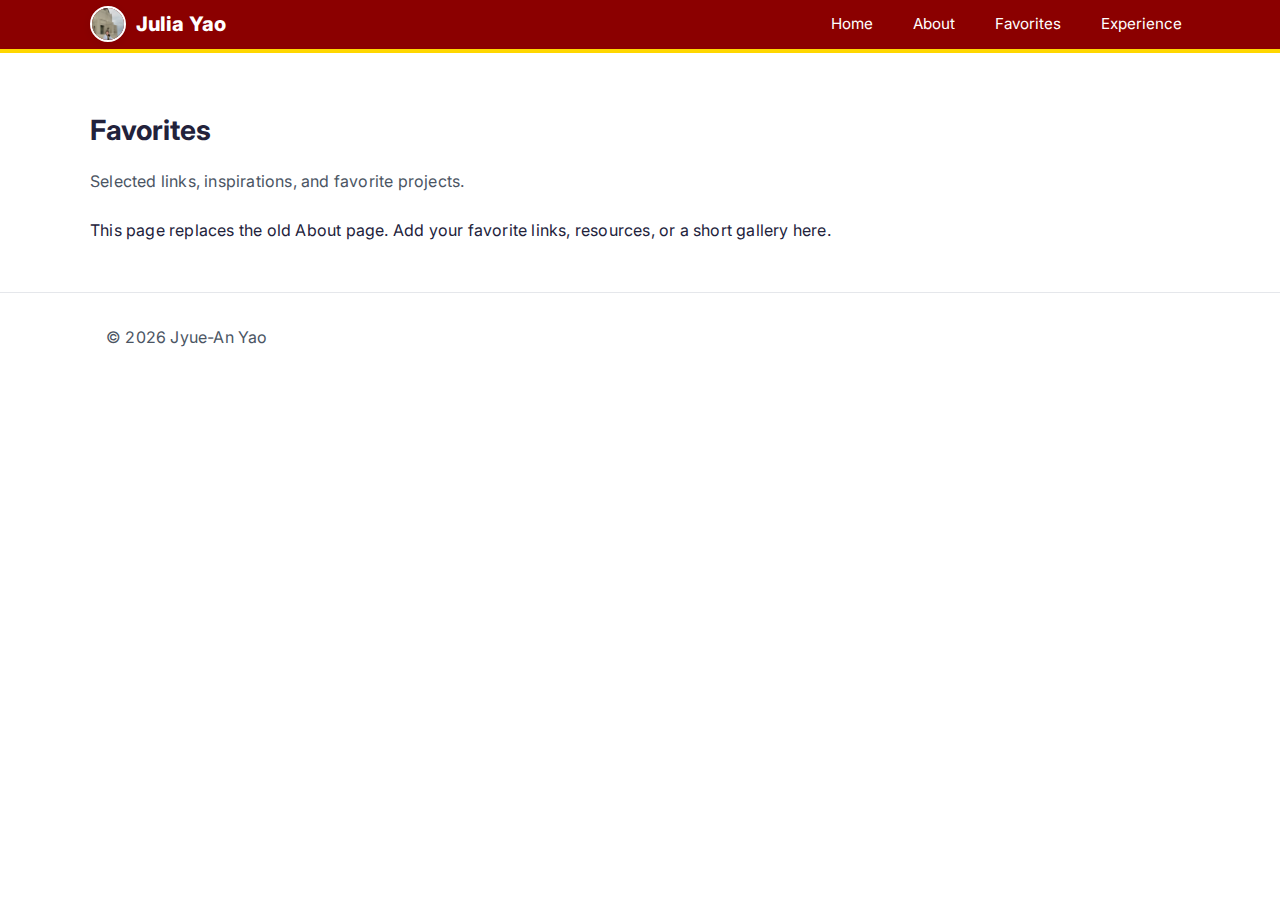
<file: favorite.html>
<!doctype html>
<html lang="en">
<head>
  <meta charset="utf-8">
  <meta name="viewport" content="width=device-width,initial-scale=1">
  <title>Favorites — Jyue-An (Julia) Yao</title>
  <link rel="stylesheet" href="styles/style.css">
</head>
<body>

<header class="header">
    <div class="container nav">
      <a href="index.html" class="brand"><img src="img/griffith.JPG" alt="Julia Yao" class="nav-avatar"> Julia Yao</a>
      <nav class="nav__links" aria-label="Main navigation">
        <!-- Navigation bar -->
        <a href="index.html">Home</a>
        <a href="index.html#about">About</a>
        <a href="favorite.html">Favorites</a>
        <a href="projects.html">Experience</a>
      </nav>
     
    </div>
  </header>
 
 <section class="section container" id="favorites">
    <h2 class="section__title">Favorites</h2>
    <p class="section__subtitle">Selected links, inspirations, and favorite projects.</p>
    <div class="panel">
      <p>This page replaces the old About page. Add your favorite links, resources, or a short gallery here.</p>
    </div>
  </section>

   <footer class="footer">
    <div class="container footer__row" id="contact">
      <p>© <span id="year"></span> Jyue-An Yao</p>
    </div>
  </footer>

  <script>document.getElementById('year').textContent = new Date().getFullYear();</script>
</body>
</html>
</file>
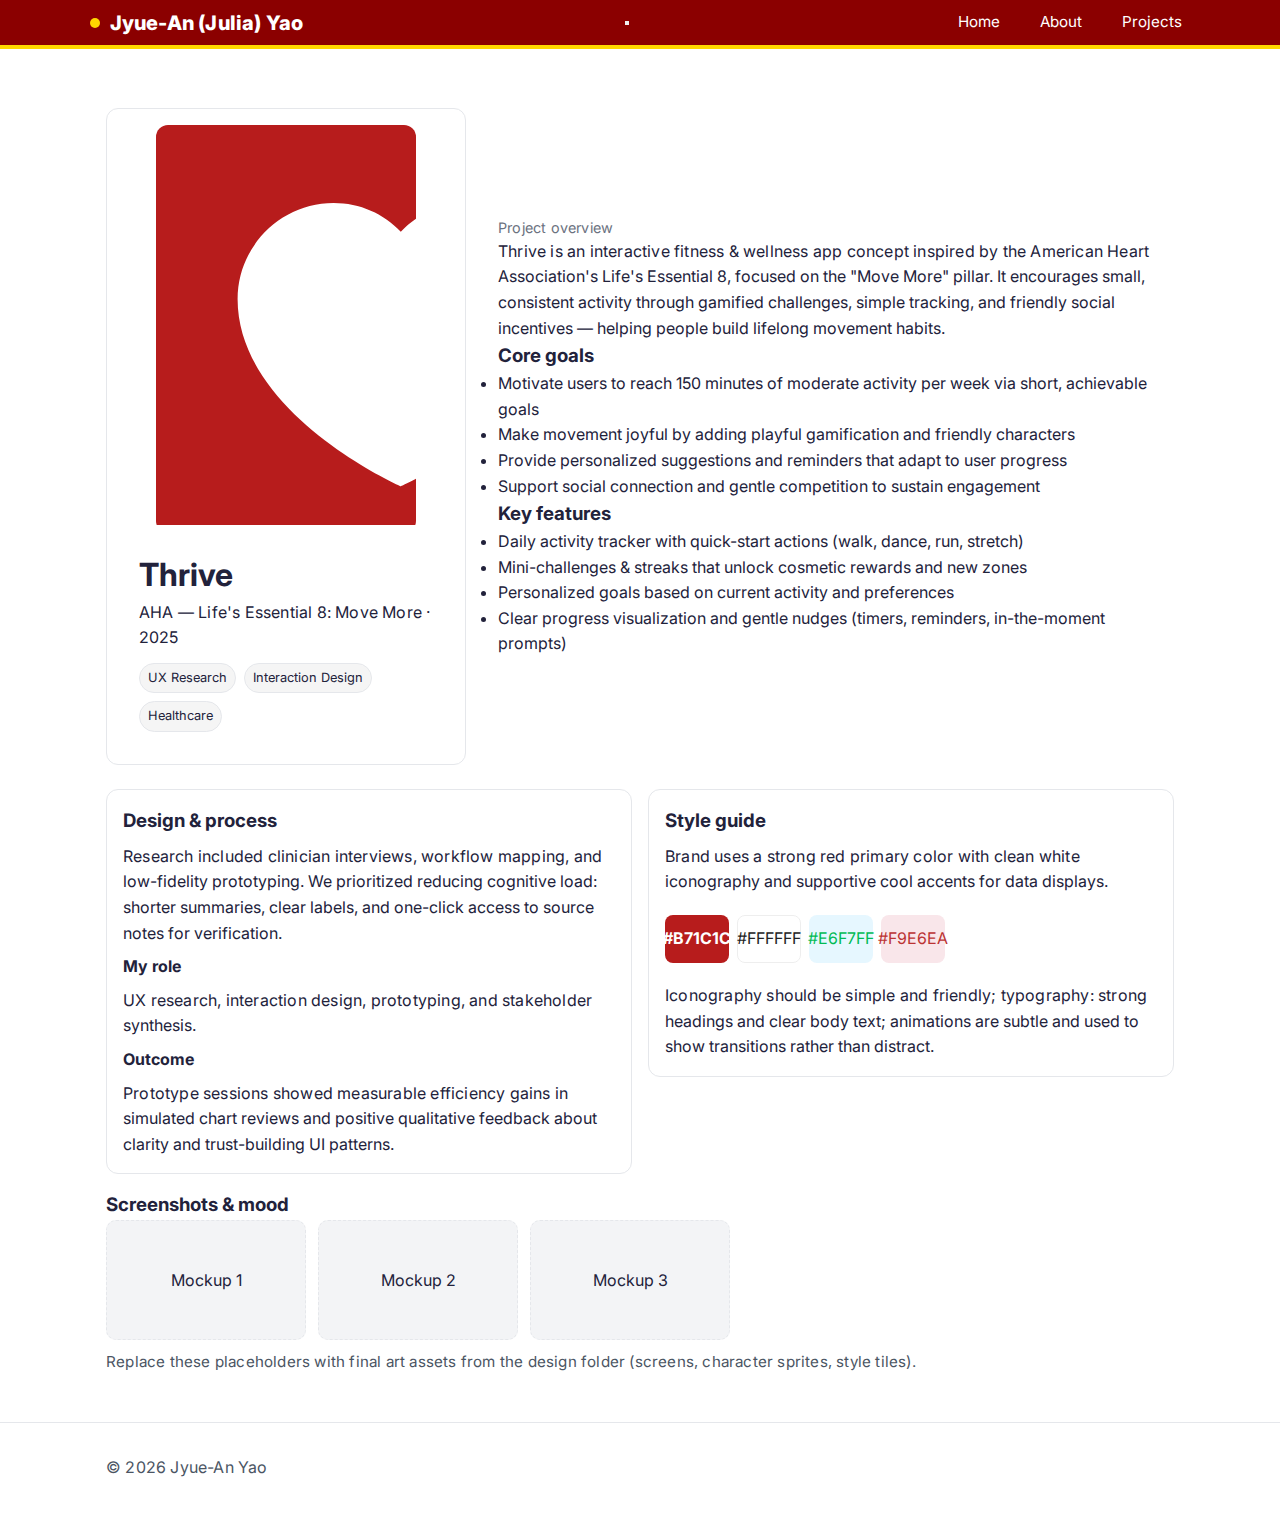
<file: heartlink.html>
<!doctype html>
<html lang="en">
<head>
  <meta charset="utf-8">
  <meta name="viewport" content="width=device-width,initial-scale=1">
  <title>Thrive — Move More (AHA) — Project</title>
  <meta name="description" content="Thrive — an AHA-inspired Move More app concept for Life's Essential 8.">
  <link rel="stylesheet" href="styles/style.css">
</head>
<body>
  <header class="header">
    <div class="container nav">
      <a href="index.html" class="brand"><span class="brand__dot" aria-hidden="true"></span> Jyue-An (Julia) Yao</a>
      <button class="nav-toggle" aria-label="Toggle navigation" aria-expanded="false">
        <span class="bar"></span>
        <span class="bar"></span>
        <span class="bar"></span>
      </button>
       <nav class="nav__links" aria-label="Main navigation">
        <a href="index.html">Home</a>
        <a href="about.html">About</a>
        <a href="projects.html">Projects</a>
      </nav>
    </div>
  </header>

  <main class="container">
    <section class="section">
      <div style="display:flex;gap:2rem;flex-wrap:wrap;align-items:center;">
        <div style="flex:1 1 320px;max-width:360px;">
          <div class="card card__top" style="padding:1rem;">
            <div class="avatar" style="border-radius:12px;overflow:hidden;max-width:260px;margin:0 auto;">
              <img src="img/aha-logo.svg" alt="AHA logo">
            </div>
            <div style="padding:1rem;">
              <h1 class="title">Thrive</h1>
              <p class="subtitle">AHA — Life's Essential 8: Move More · 2025</p>
              <div class="tags" style="margin-top:.75rem;">
                <span class="tag">UX Research</span>
                <span class="tag">Interaction Design</span>
                <span class="tag">Healthcare</span>
              </div>
            </div>
          </div>
        </div>

        <div style="flex:2 1 420px;min-width:300px;">
          <p class="card__meta">Project overview</p>
          <p>Thrive is an interactive fitness & wellness app concept inspired by the American Heart Association's Life's Essential 8, focused on the "Move More" pillar. It encourages small, consistent activity through gamified challenges, simple tracking, and friendly social incentives — helping people build lifelong movement habits.</p>

          <h3>Core goals</h3>
          <ul class="list">
            <li>Motivate users to reach 150 minutes of moderate activity per week via short, achievable goals</li>
            <li>Make movement joyful by adding playful gamification and friendly characters</li>
            <li>Provide personalized suggestions and reminders that adapt to user progress</li>
            <li>Support social connection and gentle competition to sustain engagement</li>
          </ul>

          <h3>Key features</h3>
          <ul class="list">
            <li>Daily activity tracker with quick-start actions (walk, dance, run, stretch)</li>
            <li>Mini-challenges & streaks that unlock cosmetic rewards and new zones</li>
            <li>Personalized goals based on current activity and preferences</li>
            <li>Clear progress visualization and gentle nudges (timers, reminders, in-the-moment prompts)</li>
          </ul>

        </div>
      </div>

      <div style="margin-top:1.5rem;display:grid;grid-template-columns:1fr 1fr;gap:1rem;align-items:start;">
        <article class="card">
          <div class="card__body">
            <h3>Design & process</h3>
            <p>Research included clinician interviews, workflow mapping, and low-fidelity prototyping. We prioritized reducing cognitive load: shorter summaries, clear labels, and one-click access to source notes for verification.</p>
            <h4>My role</h4>
            <p>UX research, interaction design, prototyping, and stakeholder synthesis.</p>
            <h4>Outcome</h4>
            <p>Prototype sessions showed measurable efficiency gains in simulated chart reviews and positive qualitative feedback about clarity and trust-building UI patterns.</p>
          </div>
        </article>

        <article class="card">
          <div class="card__body">
            <h3>Style guide</h3>
            <p>Brand uses a strong red primary color with clean white iconography and supportive cool accents for data displays.</p>
            <div style="display:flex;gap:.5rem;margin-top:.75rem;">
              <div style="width:64px;height:48px;background:#b71c1c;border-radius:8px;display:flex;align-items:center;justify-content:center;color:#fff;font-weight:700">#B71C1C</div>
              <div style="width:64px;height:48px;background:#ffffff;border-radius:8px;border:1px solid #eee;display:flex;align-items:center;justify-content:center;color:#222">#FFFFFF</div>
              <div style="width:64px;height:48px;background:#e6f7ff;border-radius:8px;display:flex;align-items:center;justify-content:center;color:#0b5">#E6F7FF</div>
              <div style="width:64px;height:48px;background:#f9e6ea;border-radius:8px;display:flex;align-items:center;justify-content:center;color:#b33">#F9E6EA</div>
            </div>
            <p style="margin-top:.75rem;">Iconography should be simple and friendly; typography: strong headings and clear body text; animations are subtle and used to show transitions rather than distract.</p>
          </div>
        </article>
      </div>

      <div style="margin-top:1rem;">
        <h3>Screenshots & mood</h3>
        <div style="display:flex;gap:.75rem;flex-wrap:wrap;">
          <div style="width:200px;height:120px;background:#f3f4f6;border-radius:10px;display:flex;align-items:center;justify-content:center;
                      border:1px dashed #e5e7eb">Mockup 1</div>
          <div style="width:200px;height:120px;background:#f3f4f6;border-radius:10px;display:flex;align-items:center;justify-content:center;
                      border:1px dashed #e5e7eb">Mockup 2</div>
          <div style="width:200px;height:120px;background:#f3f4f6;border-radius:10px;display:flex;align-items:center;justify-content:center;
                      border:1px dashed #e5e7eb">Mockup 3</div>
        </div>
        <p style="margin-top:.6rem;color:var(--ink-2);font-size:.95rem">Replace these placeholders with final art assets from the design folder (screens, character sprites, style tiles).</p>
      </div>

    </section>
  </main>

  <footer class="footer">
    <div class="container footer__row">
      <p>© <span id="year"></span> Jyue-An Yao</p>
    </div>
  </footer>

  <script>document.getElementById('year').textContent = new Date().getFullYear();</script>
  <script>
    (function(){
      var btn = document.querySelector('.nav-toggle');
      if(!btn) return;
      btn.addEventListener('click', function(){
        var open = document.body.classList.toggle('nav-open');
        btn.setAttribute('aria-expanded', open);
      });
    })();
  </script>
</body>
</html>
</file>
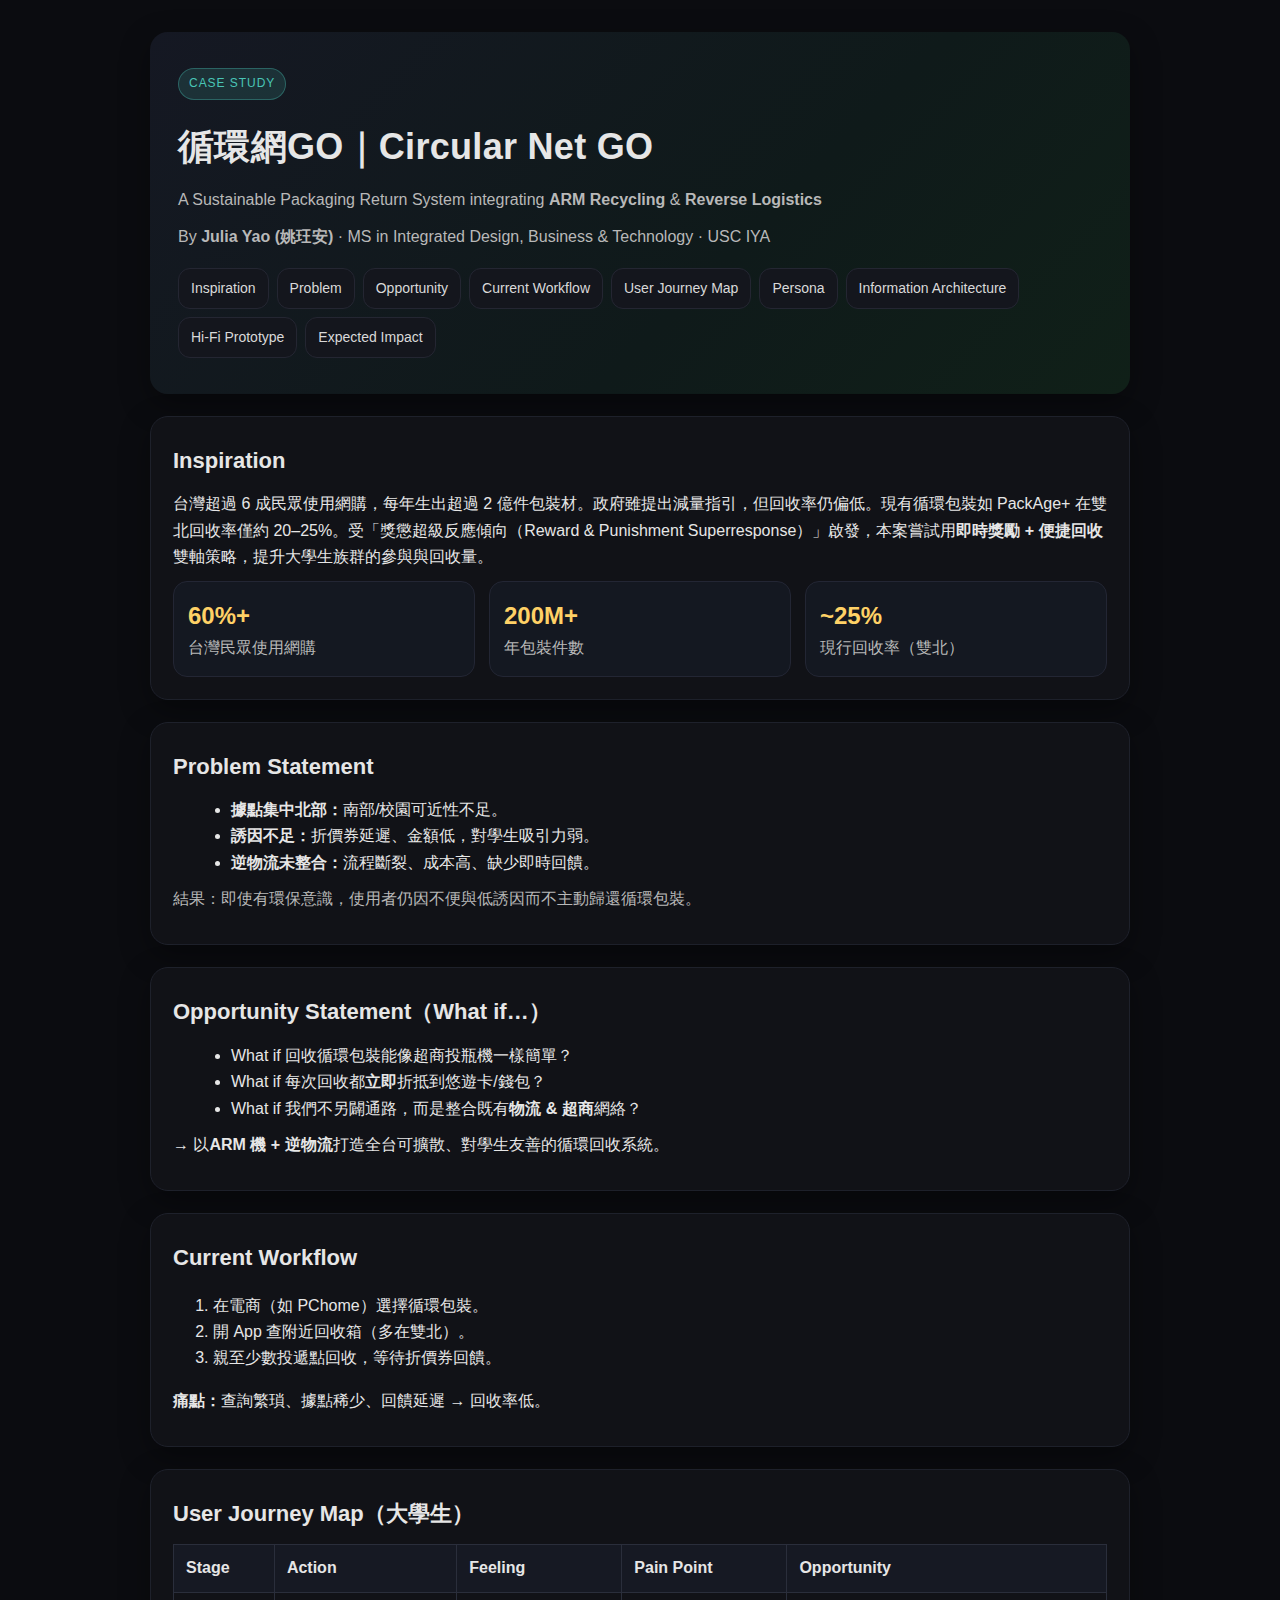
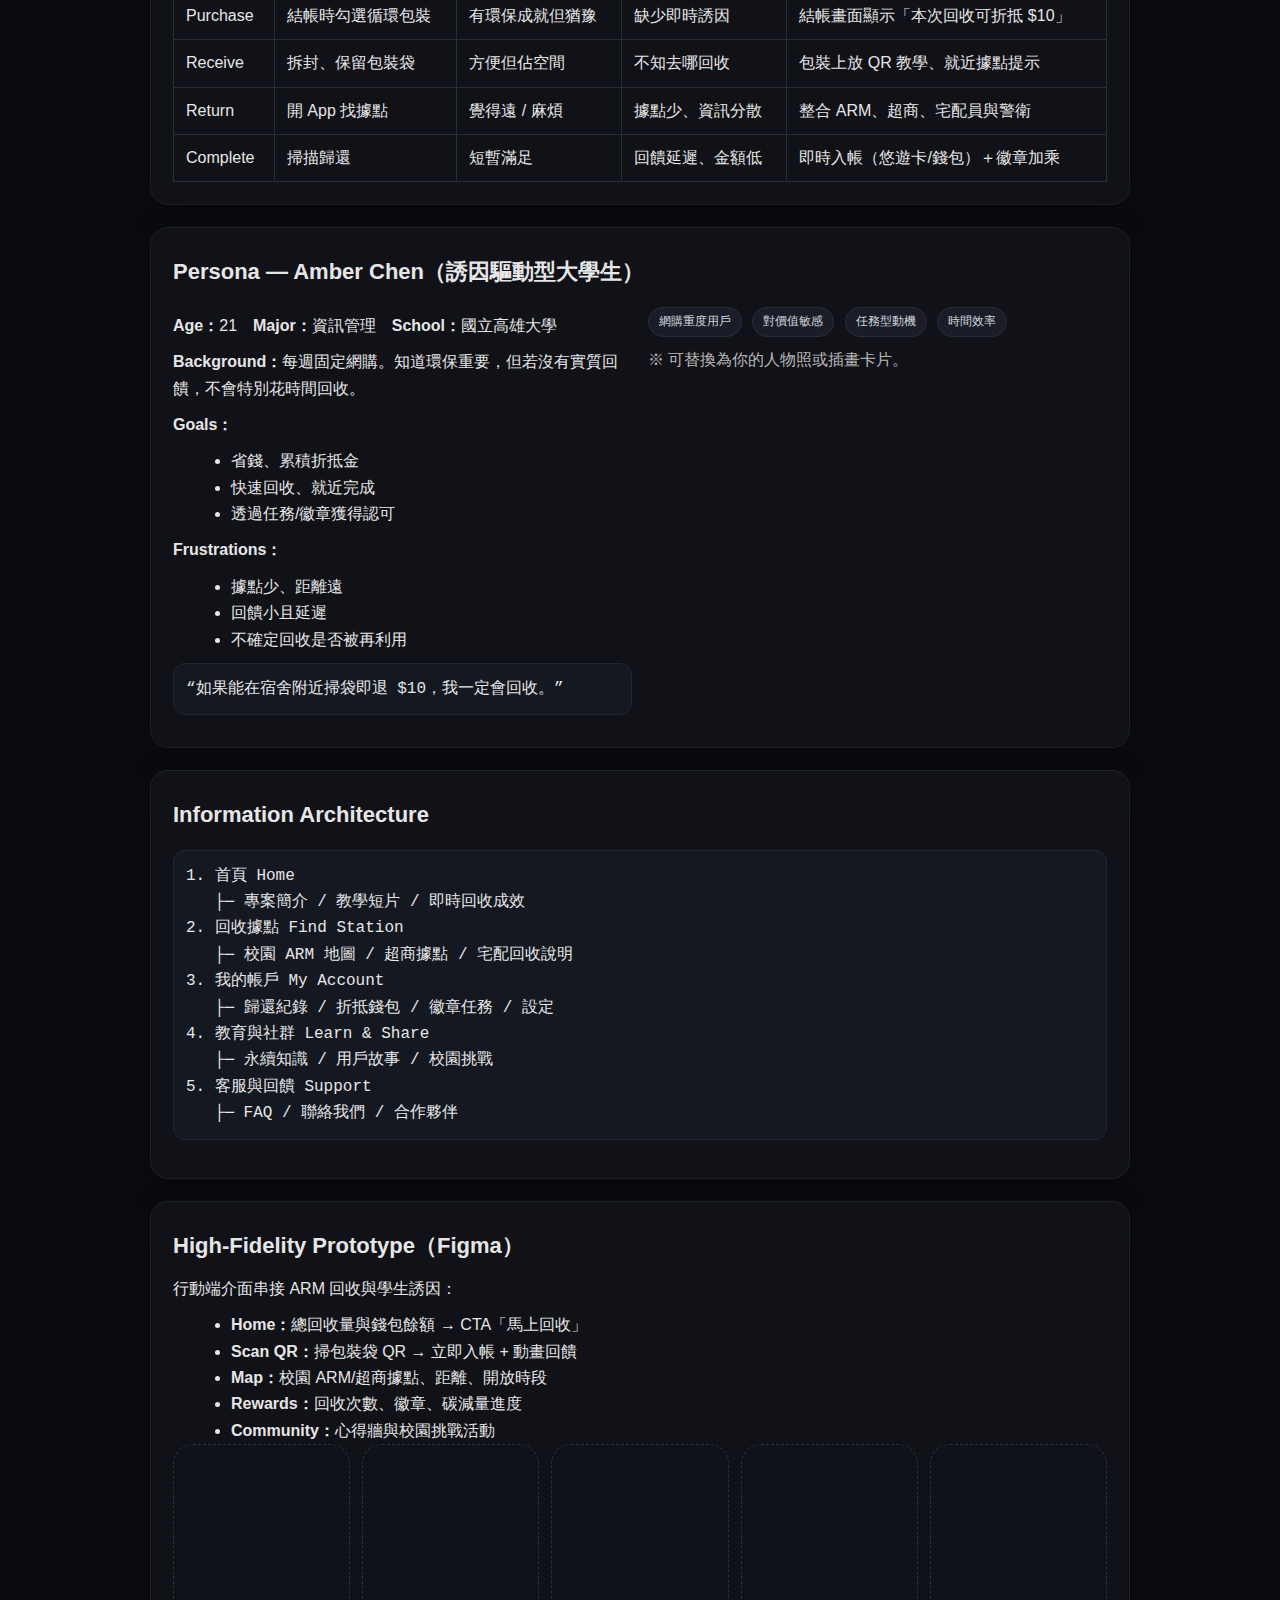
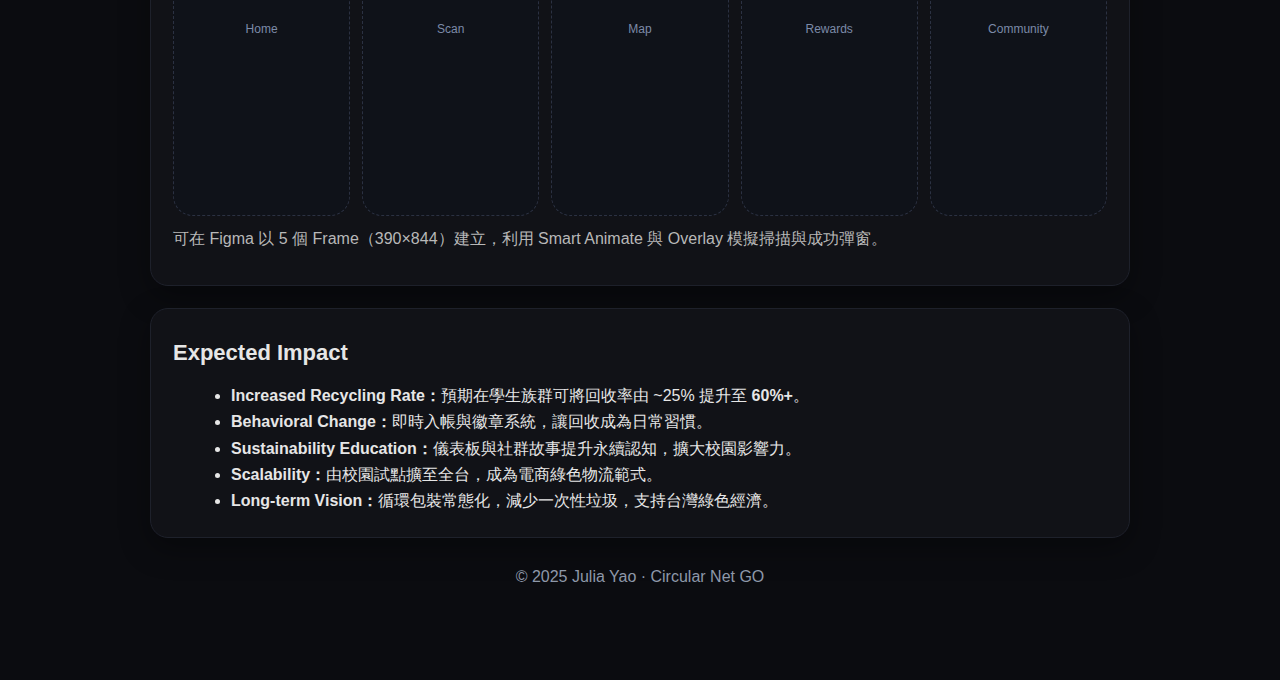
<file: newrecycle.html>
<!DOCTYPE html>
<html lang="zh-Hant">
<head>
<meta charset="UTF-8" />
<meta name="viewport" content="width=device-width, initial-scale=1" />
<title>循環網GO｜Case Study – Julia Yao</title>
<style>
  :root{
    --bg:#0b0c10;
    --card:#111217;
    --text:#e6e6e6;
    --muted:#b8b8b8;
    --accent:#49c5b6;
    --accent-2:#7fd1ae;
    --cta:#ffd166;
    --shadow: 0 10px 30px rgba(0,0,0,.35);
    --radius: 18px;
  }
  html,body{margin:0;padding:0;background:var(--bg);color:var(--text);font-family:-apple-system,BlinkMacSystemFont,"Segoe UI",Roboto,Inter,"Noto Sans TC","PingFang TC","Helvetica Neue",Arial,sans-serif;line-height:1.65}
  a{color:var(--accent);text-decoration:none}
  a:hover{opacity:.9;text-decoration:underline}
  .container{max-width:980px;margin:0 auto;padding:32px 20px 80px}
  .hero{padding:36px 28px;border-radius:var(--radius);background:linear-gradient(135deg,#151823 0%, #0f1a1a 60%, #102018 100%);box-shadow:var(--shadow)}
  .badge{display:inline-block;background:rgba(73,197,182,.15);color:var(--accent);border:1px solid rgba(73,197,182,.35);padding:5px 10px;border-radius:999px;font-size:12px;letter-spacing:.08em;text-transform:uppercase;margin-bottom:10px}
  h1{font-size:36px;letter-spacing:.3px;margin:.2em 0 .3em}
  .sub{color:var(--muted);margin-top:6px}
  nav.toc{display:flex;flex-wrap:wrap;gap:8px;margin:18px 0 0}
  nav.toc a{background:#14161d;border:1px solid #242632;color:#d9d9d9;padding:8px 12px;border-radius:12px;font-size:14px}
  section{background:var(--card);border:1px solid #1e212b;margin-top:22px;padding:22px;border-radius:var(--radius);box-shadow:var(--shadow)}
  h2{font-size:22px;margin:4px 0 12px}
  p{margin:10px 0}
  ul{margin:10px 0 0 18px}
  .grid{display:grid;gap:16px}
  .grid-2{grid-template-columns:1fr}
  .grid-3{grid-template-columns:1fr}
  .tag{display:inline-block;margin:4px 6px 0 0;padding:4px 10px;background:#1a1d27;border:1px solid #2a2e3b;border-radius:999px;color:#cfd3da;font-size:12px}
  .kpi{display:flex;gap:14px;flex-wrap:wrap;margin-top:10px}
  .kpi .card{flex:1 1 180px;background:#141821;border:1px solid #232634;border-radius:14px;padding:14px}
  .kpi .n{font-size:24px;font-weight:700;color:var(--cta)}
  .muted{color:var(--muted)}
  .journey{width:100%;border-collapse:collapse;overflow:auto}
  .journey th,.journey td{border:1px solid #2a2e3b;padding:10px 12px;vertical-align:top}
  .journey th{background:#161923;text-align:left}
  .mono{font-family:ui-monospace,SFMono-Regular,Menlo,Consolas,monospace;background:#141821;border:1px solid #232634;border-radius:12px;padding:12px;white-space:pre-wrap}
  .screens{display:grid;grid-template-columns:repeat(5,1fr);gap:12px}
  .screen{background:#0f1219;border:1px dashed #2b3142;border-radius:20px;aspect-ratio:9/19;display:flex;align-items:center;justify-content:center;color:#7c8aa8;font-size:12px}
  footer{margin-top:26px;color:#8e98a9;text-align:center}
  @media (min-width:720px){
    .grid-2{grid-template-columns:1fr 1fr}
    .grid-3{grid-template-columns:repeat(3,1fr)}
  }
</style>
</head
<body>
  <div class="container">
    <header class="hero">
      <span class="badge">Case Study</span>
      <h1>循環網GO｜Circular Net GO</h1>
      <p class="sub">A Sustainable Packaging Return System integrating <strong>ARM Recycling</strong> &amp; <strong>Reverse Logistics</strong></p>
      <p class="muted">By <strong>Julia Yao (姚玨安)</strong> · MS in Integrated Design, Business &amp; Technology · USC IYA</p>
      <nav class="toc">
        <a href="#inspiration">Inspiration</a>
        <a href="#problem">Problem</a>
        <a href="#opportunity">Opportunity</a>
        <a href="#workflow">Current Workflow</a>
        <a href="#journey">User Journey Map</a>
        <a href="#persona">Persona</a>
        <a href="#ia">Information Architecture</a>
        <a href="#prototype">Hi‑Fi Prototype</a>
        <a href="#impact">Expected Impact</a>
      </nav>
    </header>

    <section id="inspiration">
      <h2>Inspiration</h2>
      <p>台灣超過 6 成民眾使用網購，每年生出超過 2 億件包裝材。政府雖提出減量指引，但回收率仍偏低。現有循環包裝如 PackAge+ 在雙北回收率僅約 20–25%。受「獎懲超級反應傾向（Reward &amp; Punishment Superresponse）」啟發，本案嘗試用<strong>即時獎勵 + 便捷回收</strong>雙軸策略，提升大學生族群的參與與回收量。</p>
      <div class="kpi">
        <div class="card"><div class="n">60%+</div><div class="muted">台灣民眾使用網購</div></div>
        <div class="card"><div class="n">200M+</div><div class="muted">年包裝件數</div></div>
        <div class="card"><div class="n">~25%</div><div class="muted">現行回收率（雙北）</div></div>
      </div>
    </section>

    <section id="problem">
      <h2>Problem Statement</h2>
      <ul>
        <li><strong>據點集中北部：</strong>南部/校園可近性不足。</li>
        <li><strong>誘因不足：</strong>折價券延遲、金額低，對學生吸引力弱。</li>
        <li><strong>逆物流未整合：</strong>流程斷裂、成本高、缺少即時回饋。</li>
      </ul>
      <p class="muted">結果：即使有環保意識，使用者仍因不便與低誘因而不主動歸還循環包裝。</p>
    </section>

    <section id="opportunity">
      <h2>Opportunity Statement（What if…）</h2>
      <ul>
        <li>What if 回收循環包裝能像超商投瓶機一樣簡單？</li>
        <li>What if 每次回收都<strong>立即</strong>折抵到悠遊卡/錢包？</li>
        <li>What if 我們不另闢通路，而是整合既有<strong>物流 &amp; 超商</strong>網絡？</li>
      </ul>
      <p>→ 以<strong>ARM 機 + 逆物流</strong>打造全台可擴散、對學生友善的循環回收系統。</p>
    </section>

    <section id="workflow">
      <h2>Current Workflow</h2>
      <ol>
        <li>在電商（如 PChome）選擇循環包裝。</li>
        <li>開 App 查附近回收箱（多在雙北）。</li>
        <li>親至少數投遞點回收，等待折價券回饋。</li>
      </ol>
      <p><strong>痛點：</strong>查詢繁瑣、據點稀少、回饋延遲 → 回收率低。</p>
    </section>

    <section id="journey">
      <h2>User Journey Map（大學生）</h2>
      <div style="overflow:auto">
        <table class="journey">
          <thead>
            <tr><th>Stage</th><th>Action</th><th>Feeling</th><th>Pain Point</th><th>Opportunity</th></tr>
          </thead>
          <tbody>
            <tr>
              <td>Purchase</td>
              <td>結帳時勾選循環包裝</td>
              <td>有環保成就但猶豫</td>
              <td>缺少即時誘因</td>
              <td>結帳畫面顯示「本次回收可折抵 $10」</td>
            </tr>
            <tr>
              <td>Receive</td>
              <td>拆封、保留包裝袋</td>
              <td>方便但佔空間</td>
              <td>不知去哪回收</td>
              <td>包裝上放 QR 教學、就近據點提示</td>
            </tr>
            <tr>
              <td>Return</td>
              <td>開 App 找據點</td>
              <td>覺得遠 / 麻煩</td>
              <td>據點少、資訊分散</td>
              <td>整合 ARM、超商、宅配員與警衛</td>
            </tr>
            <tr>
              <td>Complete</td>
              <td>掃描歸還</td>
              <td>短暫滿足</td>
              <td>回饋延遲、金額低</td>
              <td>即時入帳（悠遊卡/錢包）＋徽章加乘</td>
            </tr>
          </tbody>
        </table>
      </div>
    </section>

    <section id="persona">
      <h2>Persona — Amber Chen（誘因驅動型大學生）</h2>
      <div class="grid grid-2">
        <div>
          <p><strong>Age：</strong>21　<strong>Major：</strong>資訊管理　<strong>School：</strong>國立高雄大學</p>
          <p><strong>Background：</strong>每週固定網購。知道環保重要，但若沒有實質回饋，不會特別花時間回收。</p>
          <p><strong>Goals：</strong></p>
          <ul>
            <li>省錢、累積折抵金</li>
            <li>快速回收、就近完成</li>
            <li>透過任務/徽章獲得認可</li>
          </ul>
          <p><strong>Frustrations：</strong></p>
          <ul>
            <li>據點少、距離遠</li>
            <li>回饋小且延遲</li>
            <li>不確定回收是否被再利用</li>
          </ul>
          <p class="mono">“如果能在宿舍附近掃袋即退 $10，我一定會回收。”</p>
        </div>
        <div>
          <span class="tag">網購重度用戶</span>
          <span class="tag">對價值敏感</span>
          <span class="tag">任務型動機</span>
          <span class="tag">時間效率</span>
          <p class="muted" style="margin-top:10px;">※ 可替換為你的人物照或插畫卡片。</p>
        </div>
      </div>
    </section>

    <section id="ia">
      <h2>Information Architecture</h2>
<pre class="mono">1. 首頁 Home
   ├─ 專案簡介 / 教學短片 / 即時回收成效
2. 回收據點 Find Station
   ├─ 校園 ARM 地圖 / 超商據點 / 宅配回收說明
3. 我的帳戶 My Account
   ├─ 歸還紀錄 / 折抵錢包 / 徽章任務 / 設定
4. 教育與社群 Learn &amp; Share
   ├─ 永續知識 / 用戶故事 / 校園挑戰
5. 客服與回饋 Support
   ├─ FAQ / 聯絡我們 / 合作夥伴</pre>
    </section>

    <section id="prototype">
      <h2>High‑Fidelity Prototype（Figma）</h2>
      <p>行動端介面串接 ARM 回收與學生誘因：</p>
      <ul>
        <li><strong>Home：</strong>總回收量與錢包餘額 → CTA「馬上回收」</li>
        <li><strong>Scan QR：</strong>掃包裝袋 QR → 立即入帳 + 動畫回饋</li>
        <li><strong>Map：</strong>校園 ARM/超商據點、距離、開放時段</li>
        <li><strong>Rewards：</strong>回收次數、徽章、碳減量進度</li>
        <li><strong>Community：</strong>心得牆與校園挑戰活動</li>
      </ul>
      <div class="screens" aria-label="Prototype Screens Placeholders">
        <div class="screen">Home</div>
        <div class="screen">Scan</div>
        <div class="screen">Map</div>
        <div class="screen">Rewards</div>
        <div class="screen">Community</div>
      </div>
      <p class="muted">可在 Figma 以 5 個 Frame（390×844）建立，利用 Smart Animate 與 Overlay 模擬掃描與成功彈窗。</p>
    </section>

    <section id="impact">
      <h2>Expected Impact</h2>
      <ul>
        <li><strong>Increased Recycling Rate：</strong>預期在學生族群可將回收率由 ~25% 提升至 <strong>60%+</strong>。</li>
        <li><strong>Behavioral Change：</strong>即時入帳與徽章系統，讓回收成為日常習慣。</li>
        <li><strong>Sustainability Education：</strong>儀表板與社群故事提升永續認知，擴大校園影響力。</li>
        <li><strong>Scalability：</strong>由校園試點擴至全台，成為電商綠色物流範式。</li>
        <li><strong>Long‑term Vision：</strong>循環包裝常態化，減少一次性垃圾，支持台灣綠色經濟。</li>
      </ul>
    </section>

    <footer>
      <p>© 2025 Julia Yao · Circular Net GO</p>
    </footer>
  </div>
</body>
</html>
</file>
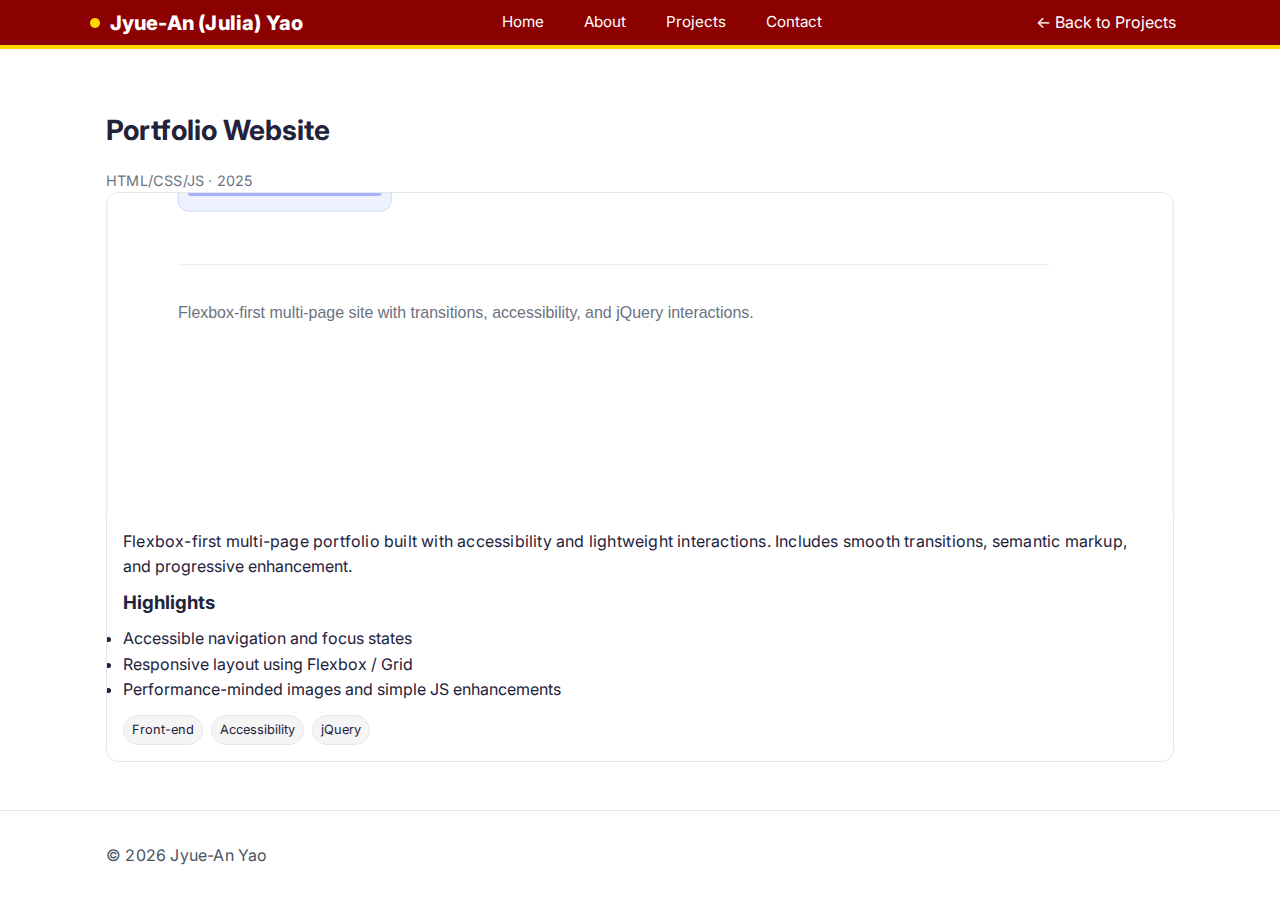
<file: portfolio.html>
<!doctype html>
<html lang="en">
<head>
  <meta charset="utf-8">
  <meta name="viewport" content="width=device-width,initial-scale=1">
  <title>Portfolio Website — Project</title>
  <meta name="description" content="Portfolio Website project.">
  <link rel="stylesheet" href="styles/style.css">
</head>
<body>
  <header class="header">
    <div class="container nav">
      <div class="brand"><span class="brand__dot" aria-hidden="true"></span> Jyue-An (Julia) Yao</div>
       <nav class="nav__links" aria-label="Main navigation">
        <a href="index.html">Home</a>
        <a href="about.html">About</a>
        <a href="projects.html">Projects</a>
       <a href="contact.html">Contact</a>
      </nav>
      <div class="nav__cta"><a href="projects.html">← Back to Projects</a></div>
    </div>
  </header>

  <main class="container">
    <section class="section">
      <h1 class="section__title">Portfolio Website</h1>
      <p class="card__meta">HTML/CSS/JS · 2025</p>

      <article class="card">
        <div class="card__media"><img src="img/portfolio.svg" alt="Portfolio website screenshot"></div>
        <div class="card__body">
          <p>Flexbox-first multi-page portfolio built with accessibility and lightweight interactions. Includes smooth transitions, semantic markup, and progressive enhancement.</p>

          <h3>Highlights</h3>
          <ul>
            <li>Accessible navigation and focus states</li>
            <li>Responsive layout using Flexbox / Grid</li>
            <li>Performance-minded images and simple JS enhancements</li>
          </ul>

          <div class="tags">
            <span class="tag">Front-end</span>
            <span class="tag">Accessibility</span>
            <span class="tag">jQuery</span>
          </div>
        </div>
      </article>

    </section>
  </main>

  <footer class="footer">
    <div class="container footer__row">
      <p>© <span id="year"></span> Jyue-An Yao</p>
    </div>
  </footer>

  <script>document.getElementById('year').textContent = new Date().getFullYear();</script>
</body>
</html>
</file>
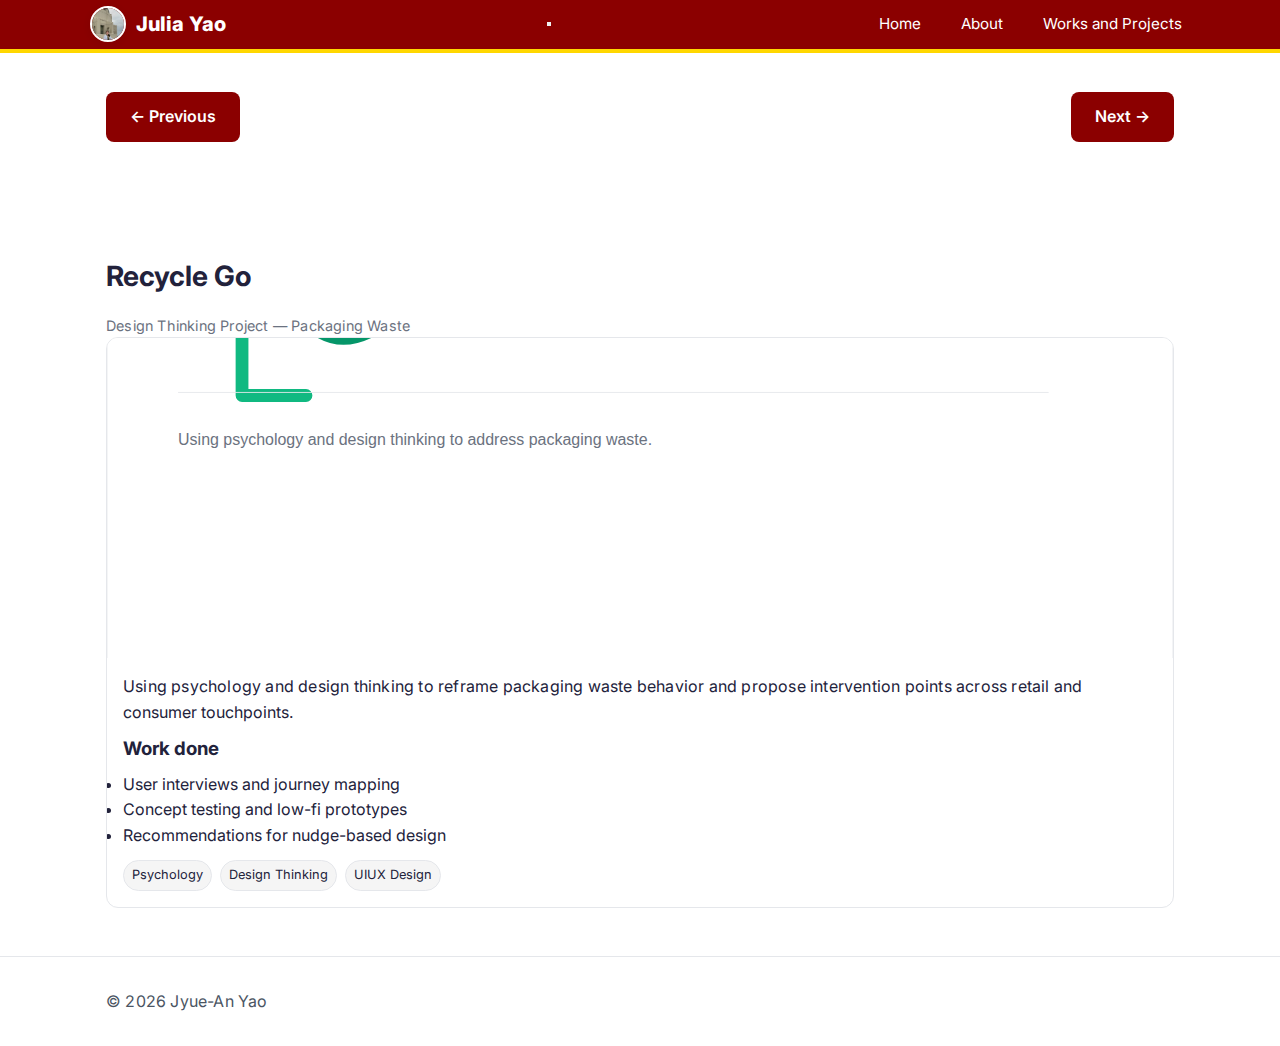
<file: recycle.html>
<!doctype html>
<html lang="en">
<head>
  <meta charset="utf-8">
  <meta name="viewport" content="width=device-width,initial-scale=1">
  <title>Recycle Go — Project</title>
  <meta name="description" content="Recycle Go design thinking project.">
  <link rel="stylesheet" href="styles/style.css">
</head>
<body>
  <header class="header"></header>
  <script src="components/navbar.js"></script>

  <main class="container">
    <!-- Project Navigation -->
    <div class="project-nav">
      <a href="techcare.html" class="nav-btn nav-btn--prev">← Previous</a>
      <a href="portfolio.html" class="nav-btn nav-btn--next">Next →</a>
    </div>

    <section class="section">
      <h1 class="section__title">Recycle Go</h1>
      <p class="card__meta">Design Thinking Project — Packaging Waste</p>

      <article class="card">
        <div class="card__media"><img src="img/recycle.svg" alt="Recycle Go cover"></div>
        <div class="card__body">
          <p>Using psychology and design thinking to reframe packaging waste behavior and propose intervention points across retail and consumer touchpoints.</p>

          <h3>Work done</h3>
          <ul>
            <li>User interviews and journey mapping</li>
            <li>Concept testing and low-fi prototypes</li>
            <li>Recommendations for nudge-based design</li>
          </ul>

          <div class="tags">
            <span class="tag">Psychology</span>
            <span class="tag">Design Thinking</span>
            <span class="tag">UIUX Design</span>
          </div>
        </div>
      </article>

    </section>
  </main>

  <footer class="footer">
    <div class="container footer__row">
      <p>© <span id="year"></span> Jyue-An Yao</p>
    </div>
  </footer>

  <script>document.getElementById('year').textContent = new Date().getFullYear();</script>
</body>
</html>
</file>
<file: styles/style.css>
/* Week03 Final — Flexbox-first layout with clean structure */
@import url('https://fonts.googleapis.com/css2?family=Inter:wght@400;600;800&family=Playfair+Display:wght@600;700&display=swap');
*{box-sizing:border-box;margin:0;padding:0}
html,body{height:100%}
:root{
  /* brand colors */
  --cardinal:#8B0000; --gold:#FFD700;
  --brand: linear-gradient(90deg,#8B0000,#FFD700);

  /* text & background */
  --ink:#22223b; --ink-2:#4b5563; --ink-3:#6b7280;
  --bg:#ffffff; --white:#fff; --border:#e5e7eb;

  --max:1100px;
  --r1:12px; --r2:18px;
  --s1:.5rem; --s2:.75rem; --s3:1rem; --s4:1.5rem; --s5:2rem; --s6:3rem;
}
body{font-family:Inter, system-ui, -apple-system, "Segoe UI", Roboto, Helvetica, Arial, sans-serif;color:var(--ink);background:var(--bg);line-height:1.6;padding-top:60px}
.container{max-width:var(--max);margin:0 auto;padding:0 var(--s3)}

/* Header / Nav */
.header{position:fixed;top:0;background:var(--cardinal);border-bottom:4px solid var(--gold);z-index:40;width:100%;left:0;right:0}
.nav{display:flex;align-items:center;justify-content:space-between;gap:var(--s3);padding:0.4rem 0;flex-wrap:wrap}
.brand{display:flex;align-items:center;gap:.6rem;font-weight:800;letter-spacing:.2px;text-decoration:none;color:#fff;font-size:1.25rem;transition:color .2s}
.brand:hover{color:var(--gold);text-decoration:none;box-shadow:0 2px 12px rgba(255,215,0,.2)}
.brand__dot{width:10px;height:10px;border-radius:999px;background:var(--gold)}
.nav__links{display:flex;gap:var(--s4);flex-wrap:wrap}
.nav__links a{text-decoration:none;color:#fff;padding:.25rem .5rem;border-radius:8px;font-size:.95rem}
.nav__links a:hover{background:rgba(255,255,255,.1);color:var(--gold)}
.nav__cta a{text-decoration:none;background:var(--cardinal);color:#fff;padding:.55rem .9rem;border-radius:10px}

/* Hero */
.hero{display:flex;flex-direction:column;gap:0;align-items:stretch;justify-content:center;padding:0;min-height:auto;text-align:center;position:relative;background:#fff}
.hero__text{flex:1 1 100%;min-width:280px;background:#fff;border-radius:0;padding:3rem 2rem;box-shadow:none;border-right:6px solid var(--gold);}
.hero__text h1{font-family:'Playfair Display', serif;font-size:clamp(2rem,5vw,3.2rem);line-height:1.05;margin-bottom:.7rem;letter-spacing:.5px;color:var(--cardinal);display:block;width:100%;margin:0;}
.hero__text p{margin-top:var(--s3);color:var(--ink-2);max-width:60ch;margin-left:auto;margin-right:auto;font-size:1rem;text-align:left}
.hero__actions{margin-top:var(--s4);display:flex;gap:var(--s3);flex-wrap:wrap;justify-content:flex-start}
.btn{display:inline-flex;align-items:center;gap:.5rem;text-decoration:none;font-weight:600;border-radius:12px;padding:.75rem 1rem;border:1px solid transparent}
.btn--primary{background:var(--cardinal);color:#fff;box-shadow:0 2px 12px rgba(139,0,0,.15);transition:box-shadow .2s,transform .2s}
.btn--primary:hover{background:#A00000;box-shadow:0 6px 24px rgba(139,0,0,.25);transform:translateY(-2px)}
.btn--ghost{border-color:var(--border);color:var(--ink);background:white}
.hero__image{flex:1 1 100%;min-width:260px;overflow:hidden;border-radius:0;box-shadow:none;max-width:100%;margin:0;transition:box-shadow 0.3s ease;position:relative;width:100%;background:var(--cardinal);display:flex;align-items:center;justify-content:center}
.hero__image:hover{box-shadow:none}
.hero__image img{display:block;width:100%;height:100%;object-fit:cover;max-height:500px}

/* Scroll prompt - hidden by default, shows on hover */
.scroll-prompt{position:absolute;bottom:20px;left:50%;transform:translateX(-50%);text-align:center;opacity:0;transition:opacity 0.3s ease;z-index:10;display:flex;flex-direction:column;align-items:center;text-decoration:none;cursor:pointer}
.hero__image:hover .scroll-prompt{opacity:1;animation:bounce-scroll 2s infinite}
.scroll-prompt p{background:rgba(255,255,255,0.9);padding:0.75rem 1.5rem;border-radius:20px;font-size:0.95rem;color:var(--ink-2);margin:0;backdrop-filter:blur(10px);transition:all 0.3s ease}
.scroll-prompt:hover p{background:rgba(255,255,255,1);box-shadow:0 4px 12px rgba(0,0,0,.1)}
.scroll-arrow{font-size:1.5rem;margin-top:0.5rem;animation:bounce-arrow 1.5s infinite;color:var(--cardinal)}

@keyframes bounce-scroll{0%, 100%{opacity:1} 50%{opacity:0.6}}
@keyframes bounce-arrow{0%{transform:translateY(0)} 50%{transform:translateY(8px)} 100%{transform:translateY(0)}}

/* Nav avatar (small) */
.brand img.nav-avatar{width:36px;height:36px;border-radius:999px;object-fit:cover;border:2px solid #fff;box-shadow:0 2px 8px rgba(0,0,0,.08)}

/* Avatar hover bubble used on hero images */
.avatar-bubble{position:absolute;right:calc(50% - 80px);top:-36px;background:rgba(255,255,255,0.98);padding:.5rem .8rem;border-radius:8px;box-shadow:0 10px 30px rgba(0,0,0,.12);color:var(--ink-2);font-size:.95rem;opacity:0;transform:translateY(-6px);transition:opacity .22s ease,transform .22s ease;pointer-events:none}
.hero__image{position:relative}
.hero__image:hover .avatar-bubble{opacity:1;transform:translateY(0)}

/* Sections */
.section{padding:var(--s6) 0}
.section__title{font-size:clamp(1.25rem,2.5vw,1.75rem);margin-bottom:var(--s3)}
.section__subtitle{color:var(--ink-2);margin-bottom:var(--s4)}

/* Skills (pills via flex wrap) */
.skills{display:flex;gap:var(--s2);flex-wrap:wrap}
.pill{background:white;border:1px solid var(--border);padding:.5rem .75rem;border-radius:999px;font-size:.95rem}

/* Cards grid via Flexbox */
.cards{display:grid;grid-template-columns:repeat(2, 1fr);gap:var(--s4);width:100%;max-width:none}
.card{background:white;border:1px solid var(--border);border-radius:var(--r1);display:flex;flex-direction:column;overflow:hidden;transition:transform .15s ease}
.card:hover{transform:translateY(-2px)}
.card__media{aspect-ratio:16/9;overflow:hidden}
.card__media img{width:100%;height:100%;display:block;object-fit:cover}
.card__body{padding:var(--s3);display:flex;flex-direction:column;gap:.5rem}
.card__meta{color:var(--ink-3);font-size:.9rem}
.tags{display:flex;gap:.5rem;flex-wrap:wrap;margin-top:.25rem}
.tag{font-size:.8rem;background:#f5f5f5;border:1px solid var(--border);padding:.25rem .5rem;border-radius:999px}

/* Project Navigation */
.project-nav{display:flex;justify-content:space-between;align-items:center;margin:2rem 0 4rem 0;gap:2rem}
.nav-btn{display:inline-block;padding:.75rem 1.5rem;background-color:#8B0000;color:white;text-decoration:none;border-radius:8px;font-weight:600;font-family:'Inter',sans-serif;transition:background-color 0.3s ease}
.nav-btn:hover{background-color:#C41E3A}
.nav-btn--prev{justify-self:flex-start}
.nav-btn--next{justify-self:flex-end}

/* Footer */
.footer{border-top:1px solid var(--border);padding:var(--s5) 0;color:var(--ink-2);background:white}
.footer__row{display:flex;gap:var(--s5);justify-content:space-between;align-items:center;flex-wrap:wrap}

/* Pseudo-selectors + a11y */
a:focus{outline:3px solid var(--gold);outline-offset:3px}
p::first-line{letter-spacing:.2px}

/* Responsive */
@media (max-width:900px){
  .hero{flex-direction:column}
  .hero__image{order:-1}
}

/* Make project cards single-column on small screens */
@media (max-width:700px) {
  .cards{grid-template-columns: 1fr}
}

/* Desktop hero layout - side by side */
@media (min-width:900px){
  .hero{flex-direction:row;min-height:70vh;background:var(--cardinal);padding-top:0}
  .hero__text{flex:1 1 50%;text-align:left;background:#fff;border-right:6px solid var(--gold);border-radius:0;display:flex;flex-direction:column;justify-content:center}
  .hero__image{flex:1 1 50%;background:var(--cardinal);border-radius:0}
  .cards{grid-template-columns:repeat(2, 1fr);gap:2.25rem}
  .card__media{height:320px}
}

/* Mobile hamburger menu - REMOVED - always show nav */
.nav__links{display:flex;gap:var(--s4);flex-wrap:wrap}

/* Full-screen Hero Section - Left & Right Split */
.hero-full {
  display: flex;
  flex-direction: column;
  min-height: auto;
  width: 100%;
  margin: 0;
  padding: 0;
}

.hero-left {
  background: var(--cardinal);
  color: #fff;
  padding: 3rem 2rem;
  text-align: left;
  display: flex;
  flex-direction: column;
  justify-content: center;
  min-height: 50vh;
  order: 1;
}

.hero-left h1 {
  font-family: 'Playfair Display', serif;
  font-size: clamp(2rem, 5vw, 3.2rem);
  line-height: 1.05;
  margin-bottom: 1rem;
  letter-spacing: 0.5px;
  color: #0052a3;
}

.hero-left .subtitle {
  font-size: 1.1rem;
  line-height: 1.6;
  color: #ff9999;
  background: none !important;
  padding: 0 !important;
  margin: 0 !important;
}

.hero-right {
  background: #ffffff;
  padding: 3rem 2rem;
  text-align: center;
  min-height: 50vh;
  display: flex;
  flex-direction: column;
  justify-content: center;
  align-items: center;
  order: 2;
}

/* Hero Mockup - Tilted Images Layout */
.hero-mockup {
  background: linear-gradient(135deg, #f5f5f5 0%, #ffffff 100%);
  display: flex;
  align-items: center;
  justify-content: space-between;
  padding: 4rem 2rem;
  gap: 3rem;
  min-height: 60vh;
  position: relative;
  overflow: hidden;
}

.hero-content {
  flex: 1;
  min-width: 250px;
  z-index: 10;
  text-align: left;
}

.hero-content h1 {
  margin-bottom: 1rem;
}

.hero-images {
  flex: 1.2;
  position: relative;
  height: 500px;
  display: flex;
  align-items: center;
  justify-content: center;
  perspective: 1000px;
}

.mockup-item {
  position: absolute;
  transition: transform 0.3s ease, box-shadow 0.3s ease;
}

.mockup-item:hover {
  transform: scale(1.05) !important;
}

.mockup-item img {
  display: block;
  width: 100%;
  height: auto;
}

/* 3D Stack Hero */
.hero-3d {
  background: linear-gradient(135deg, #f8f9ff 0%, #ffffff 100%);
  display: flex;
  align-items: center;
  justify-content: space-between;
  padding: 4rem 2rem;
  gap: 4rem;
  min-height: 70vh;
  position: relative;
  overflow: hidden;
}

.hero-3d-content {
  flex: 1;
  min-width: 280px;
  z-index: 10;
}

.hero-3d-content h1 {
  line-height: 1.1;
  margin-bottom: 1.5rem;
}

.hero-3d-gallery {
  flex: 1.2;
  position: relative;
  height: 550px;
  display: flex;
  align-items: center;
  justify-content: center;
  perspective: 1200px;
}

.stack-container {
  position: relative;
  width: 320px;
  height: 520px;
  transform-style: preserve-3d;
}

.stack-card {
  position: absolute;
  width: 100%;
  height: 100%;
  background: white;
  border-radius: 24px;
  overflow: hidden;
  box-shadow: 0 20px 60px rgba(0, 82, 163, 0.15), 0 0 1px rgba(0, 0, 0, 0.1);
  transform: 
    rotateZ(var(--rotate)) 
    translateX(var(--translateX)) 
    translateY(var(--translateY)) 
    scale(var(--scale))
    translateZ(calc(var(--index) * -20px));
  transition: all 0.3s cubic-bezier(0.34, 1.56, 0.64, 1);
  cursor: pointer;
}

/* Flat Hero - Grid Layout */
.hero-flat {
  background: linear-gradient(135deg, #f8f9ff 0%, #ffffff 100%);
  display: flex;
  align-items: center;
  justify-content: space-between;
  padding: 4rem 2rem;
  gap: 4rem;
  min-height: 70vh;
  position: relative;
  overflow: hidden;
}

.hero-flat-content {
  flex: 1;
  min-width: 280px;
  z-index: 10;
}

.hero-flat-content h1 {
  line-height: 1.1;
  margin-bottom: 1.5rem;
}

.hero-flat-gallery {
  flex: 1.2;
  position: relative;
  display: grid;
  grid-template-columns: repeat(2, 1fr);
  gap: 1.5rem;
  height: auto;
  max-width: 500px;
}

.gallery-item {
  position: relative;
  border-radius: 16px;
  overflow: hidden;
  background: white;
  box-shadow: 0 10px 40px rgba(0, 82, 163, 0.12);
  transition: all 0.3s ease;
  aspect-ratio: 9 / 16;
}

.gallery-item-1 {
  grid-column: 1;
  grid-row: 1 / 3;
}

.gallery-item-2 {
  grid-column: 2;
  grid-row: 1;
}

.gallery-item-3 {
  grid-column: 2;
  grid-row: 2;
}

.gallery-item-4 {
  grid-column: 1;
  grid-row: 3;
}

.gallery-item-5 {
  grid-column: 2;
  grid-row: 3;
}

.gallery-item:hover {
  box-shadow: 0 20px 60px rgba(0, 82, 163, 0.2);
  transform: translateY(-4px);
}

.gallery-item img {
  width: 100%;
  height: 100%;
  object-fit: cover;
  display: block;
}

/* Feature Card Hover Effect */
.feature-card {
  cursor: pointer;
  transition: all 0.3s ease;
}

.feature-card:hover {
  box-shadow: 0 15px 50px rgba(0, 82, 163, 0.2);
  transform: translateY(-6px);
}

.feature-card:hover .feature-label {
  transform: translateY(0) !important;
}

.feature-label {
  transition: transform 0.3s cubic-bezier(0.34, 1.56, 0.64, 1) !important;
}

.stack-card:hover {
  transform: 
    rotateZ(var(--rotate)) 
    translateX(var(--translateX)) 
    translateY(var(--translateY)) 
    scale(calc(var(--scale) * 1.08))
    translateZ(calc(var(--index) * -20px))
    !important;
  box-shadow: 0 40px 80px rgba(0, 82, 163, 0.25);
}

.stack-card img {
  width: 100%;
  height: 100%;
  object-fit: cover;
  display: block;
}

/* Responsive */
@media (max-width: 1024px) {
  .hero-3d {
    gap: 2rem;
    padding: 3rem 1.5rem;
  }

  .hero-3d-gallery {
    height: 450px;
  }

  .stack-container {
    width: 280px;
    height: 450px;
  }
}

@media (max-width: 900px) {
  .hero-3d {
    flex-direction: column;
    padding: 2rem 1.5rem;
    min-height: auto;
  }

  .hero-3d-gallery {
    height: 400px;
    margin-top: 2rem;
  }

  .stack-container {
    width: 260px;
    height: 400px;
  }

  .hero-3d-content {
    text-align: center;
  }

  .hero-3d-content h1 {
    font-size: 3rem !important;
  }
}

@media (max-width: 640px) {
  .hero-3d {
    padding: 1.5rem 1rem;
  }

  .hero-3d-content h1 {
    font-size: 2.2rem !important;
  }

  .hero-3d-content p:first-of-type {
    font-size: 1.1rem !important;
  }

  .hero-3d-gallery {
    height: 350px;
  }

  .stack-container {
    width: 200px;
    height: 350px;
  }

  .stack-card {
    border-radius: 16px;
  }
}

/* Responsive */
@media (max-width: 900px) {
  .hero-mockup {
    flex-direction: column;
    padding: 2rem 1.5rem;
    min-height: auto;
  }

  .hero-images {
    height: 400px;
  }

  .mockup-item {
    max-width: 220px;
  }
}

@media (max-width: 640px) {
  .hero-mockup {
    padding: 1.5rem 1rem;
  }

  .hero-content {
    text-align: center;
  }

  .hero-content h1 {
    font-size: 2.5rem !important;
  }

  .hero-content p {
    font-size: 1rem;
  }

  .hero-images {
    height: 300px;
  }

  .mockup-item {
    max-width: 180px;
  }
}

/* Desktop - Side by Side Layout */
@media (min-width: 900px) {
  .hero-full {
    flex-direction: row;
    min-height: 70vh;
  }

  .hero-left {
    flex: 1;
    order: 1;
    border-right: 6px solid var(--gold);
  }

  .hero-right {
    flex: 1;
    order: 2;
  }
}
</file>
<file: styles/animation.css>
@keyframes typing {
  0% { max-width: 0; }
  100% { max-width: 100%; }
}

@keyframes blink {
  50% { border-color: transparent; }
}

@keyframes bounce {
  0%, 100% { transform: translateY(0); }
  50% { transform: translateY(-10px); }
}

.title-animated {
  display: inline-block;
  overflow: hidden;
  border-right: 0.15em solid var(--cardinal);
  white-space: nowrap;
  margin: 0;
  font-size: clamp(1.5rem, 4vw, 3.5rem);
  color: var(--cardinal);
  animation: 
    typing 5s steps(45, end) forwards,
    blink 0.75s step-end 5s infinite;
  text-align: left !important;
  max-width: 100%;
  width: auto;
}

.title-container {
  display: block;
  width: 100%;
  max-width: 100%;
  text-align: left !important;
}

.hero__text {
  text-align: left !important;
}
</file>
